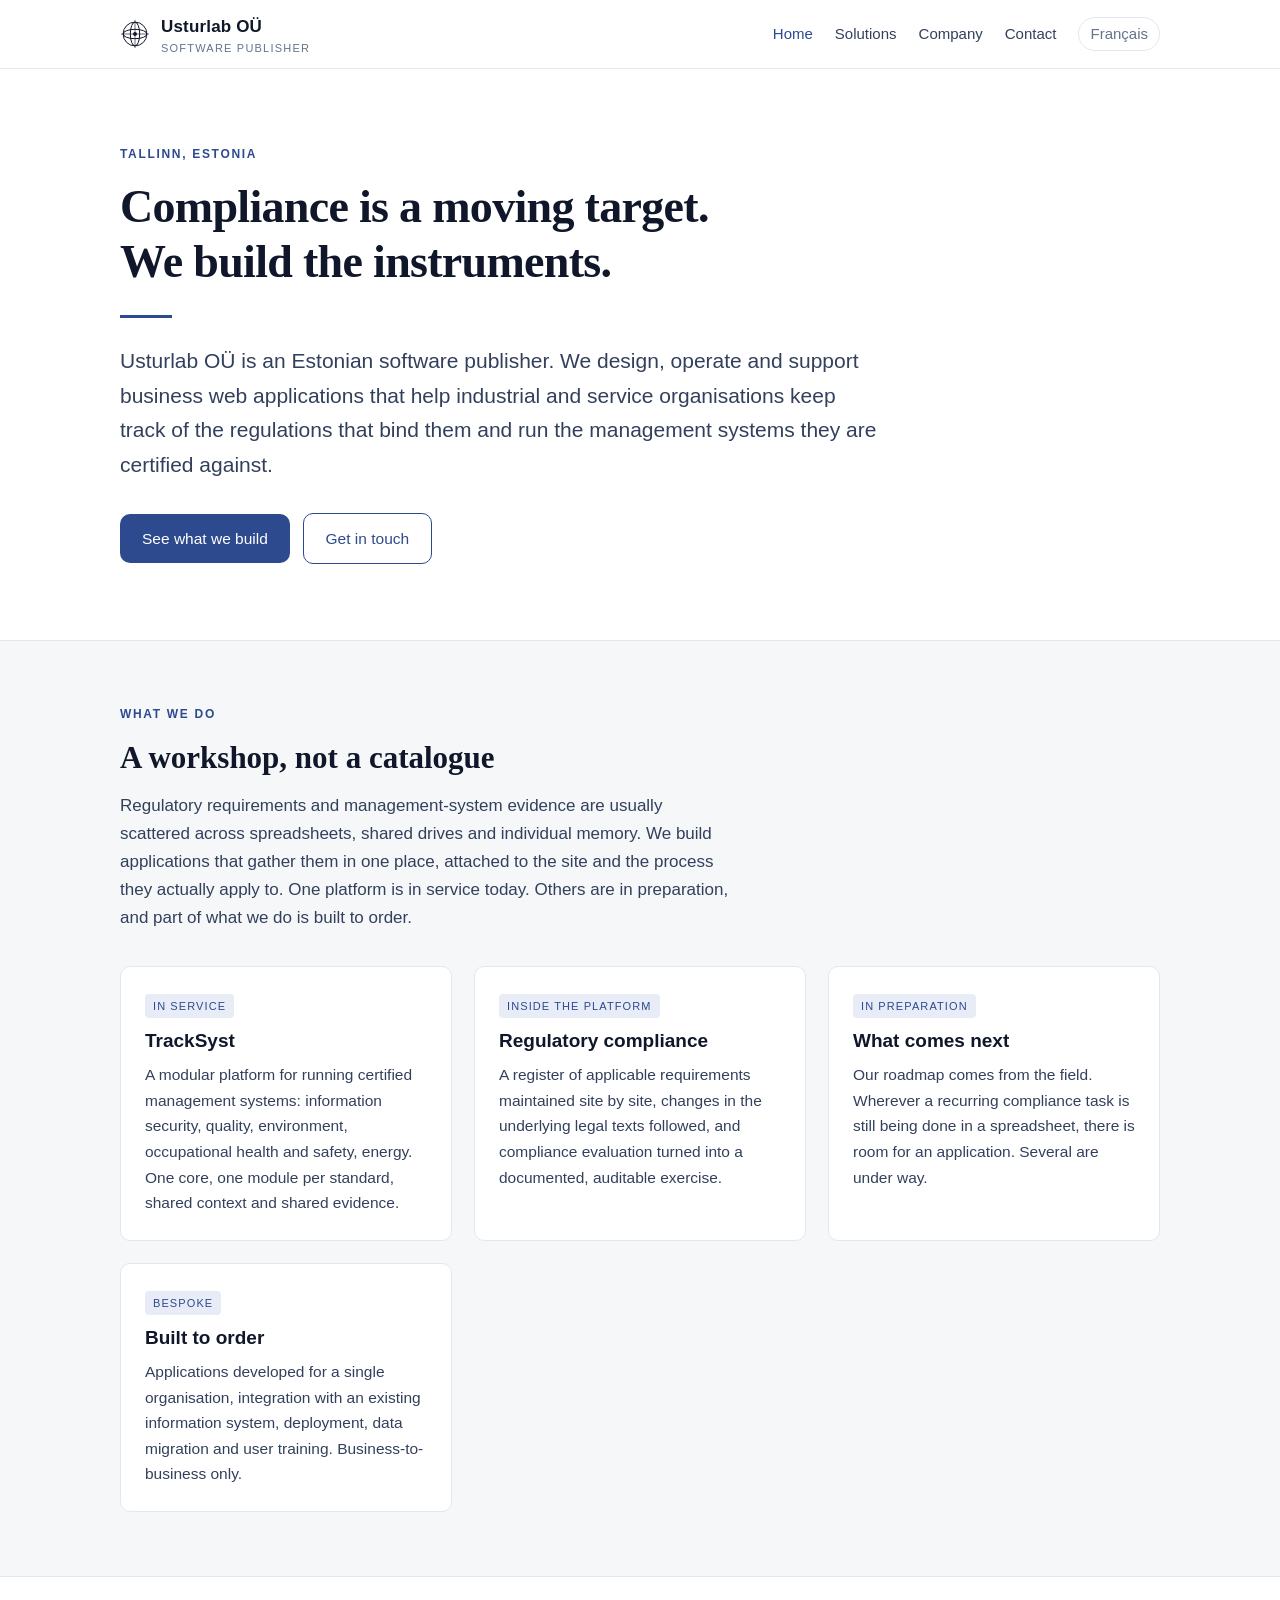
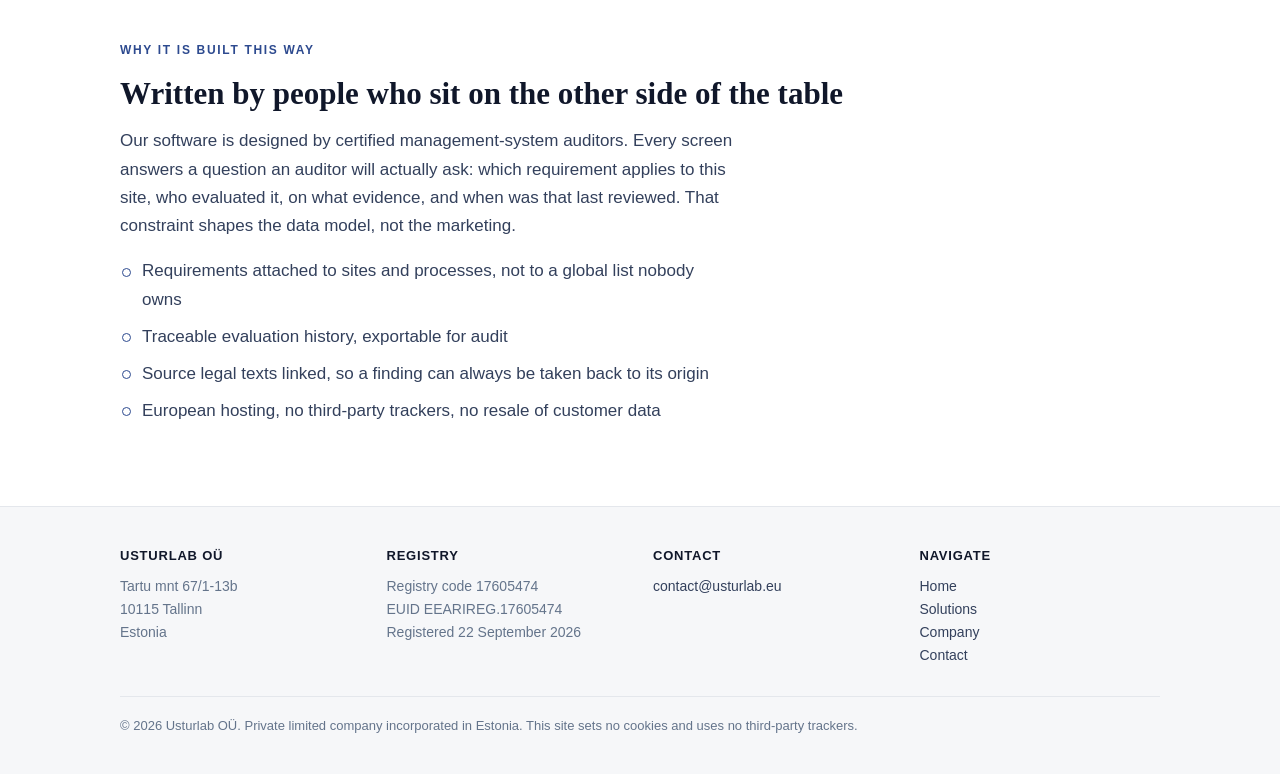
<file: index.html>
<!DOCTYPE html>
<html lang="en">
<head>
<meta charset="utf-8">
<meta name="viewport" content="width=device-width,initial-scale=1">
<title>Usturlab OÜ — Compliance software for industrial organisations</title>
<meta name="description" content="Usturlab OÜ is an Estonian software publisher building B2B web applications for regulatory watch, EHS compliance and management-system governance.">
<link rel="canonical" href="https://usturlab.eu/">
<link rel="alternate" hreflang="fr" href="https://usturlab.eu/fr/index.html">
<link rel="alternate" hreflang="en" href="https://usturlab.eu/">
<link rel="stylesheet" href="assets/style.css">
</head>
<body>
<header class="site"><div class="wrap">
  <a class="brand" href="index.html"><svg viewBox="0 0 48 48" aria-hidden="true" fill="none" stroke="currentColor" stroke-width="1.6"><circle cx="24" cy="24" r="19"/><ellipse cx="24" cy="24" rx="19" ry="7.5"/><ellipse cx="24" cy="24" rx="7.5" ry="19"/><circle cx="24" cy="24" r="3.1" fill="currentColor" stroke="none"/><path d="M24 1.5v45M1.5 24h45" stroke-width="1"/></svg><span>Usturlab O&Uuml;<small>Software publisher</small></span></a>
  <nav class="main"><a href="index.html" aria-current="page">Home</a><a href="solutions.html">Solutions</a><a href="about.html">Company</a><a href="contact.html">Contact</a><a class="lang" href="fr/index.html" hreflang="fr">Fran&ccedil;ais</a></nav>
</div></header>

<section class="hero"><div class="wrap">
  <p class="eyebrow">Tallinn, Estonia</p>
  <h1>Compliance is a moving target.<br>We build the instruments.</h1>
  <div class="rule"></div>
  <p class="lead">Usturlab O&Uuml; is an Estonian software publisher. We design, operate and support
  business web applications that help industrial and service organisations keep track of the
  regulations that bind them and run the management systems they are certified against.</p>
  <p><a class="btn" href="solutions.html">See what we build</a>
     <a class="btn ghost" href="contact.html" style="margin-left:8px">Get in touch</a></p>
</div></section>

<section class="alt"><div class="wrap">
  <p class="eyebrow">What we do</p>
  <h2>A workshop, not a catalogue</h2>
  <p>Regulatory requirements and management-system evidence are usually scattered across
  spreadsheets, shared drives and individual memory. We build applications that gather them
  in one place, attached to the site and the process they actually apply to. One platform is
  in service today. Others are in preparation, and part of what we do is built to order.</p>
  <div class="grid">
    <div class="card"><span class="tag">In service</span>
      <h3>TrackSyst</h3>
      <p>A modular platform for running certified management systems: information security,
      quality, environment, occupational health and safety, energy. One core, one module per
      standard, shared context and shared evidence.</p></div>
    <div class="card"><span class="tag">Inside the platform</span>
      <h3>Regulatory compliance</h3>
      <p>A register of applicable requirements maintained site by site, changes in the
      underlying legal texts followed, and compliance evaluation turned into a documented,
      auditable exercise.</p></div>
    <div class="card"><span class="tag">In preparation</span>
      <h3>What comes next</h3>
      <p>Our roadmap comes from the field. Wherever a recurring compliance task is still being
      done in a spreadsheet, there is room for an application. Several are under way.</p></div>
    <div class="card"><span class="tag">Bespoke</span>
      <h3>Built to order</h3>
      <p>Applications developed for a single organisation, integration with an existing
      information system, deployment, data migration and user training. Business-to-business
      only.</p></div>
  </div>
</div></section>

<section><div class="wrap">
  <p class="eyebrow">Why it is built this way</p>
  <h2>Written by people who sit on the other side of the table</h2>
  <p>Our software is designed by certified management-system auditors. Every screen answers a
  question an auditor will actually ask: which requirement applies to this site, who evaluated it,
  on what evidence, and when was that last reviewed. That constraint shapes the data model,
  not the marketing.</p>
  <ul class="plain">
    <li>Requirements attached to sites and processes, not to a global list nobody owns</li>
    <li>Traceable evaluation history, exportable for audit</li>
    <li>Source legal texts linked, so a finding can always be taken back to its origin</li>
    <li>European hosting, no third-party trackers, no resale of customer data</li>
  </ul>
</div></section>

<footer class="site"><div class="wrap"><div class="cols">
  <div><strong>Usturlab O&Uuml;</strong>
    Tartu mnt 67/1-13b<br>10115 Tallinn<br>Estonia</div>
  <div><strong>Registry</strong>
    Registry code 17605474<br>EUID EEARIREG.17605474<br>Registered 22 September 2026</div>
  <div><strong>Contact</strong>
    <a href="mailto:contact@usturlab.eu">contact@usturlab.eu</a></div>
  <div><strong>Navigate</strong>
    <a href="index.html">Home</a><br><a href="solutions.html">Solutions</a><br>
    <a href="about.html">Company</a><br><a href="contact.html">Contact</a></div>
 </div>
 <div class="base">&copy; 2026 Usturlab O&Uuml;. Private limited company incorporated in Estonia.
 This site sets no cookies and uses no third-party trackers.</div></div></footer>
</body>
</html>
</file>
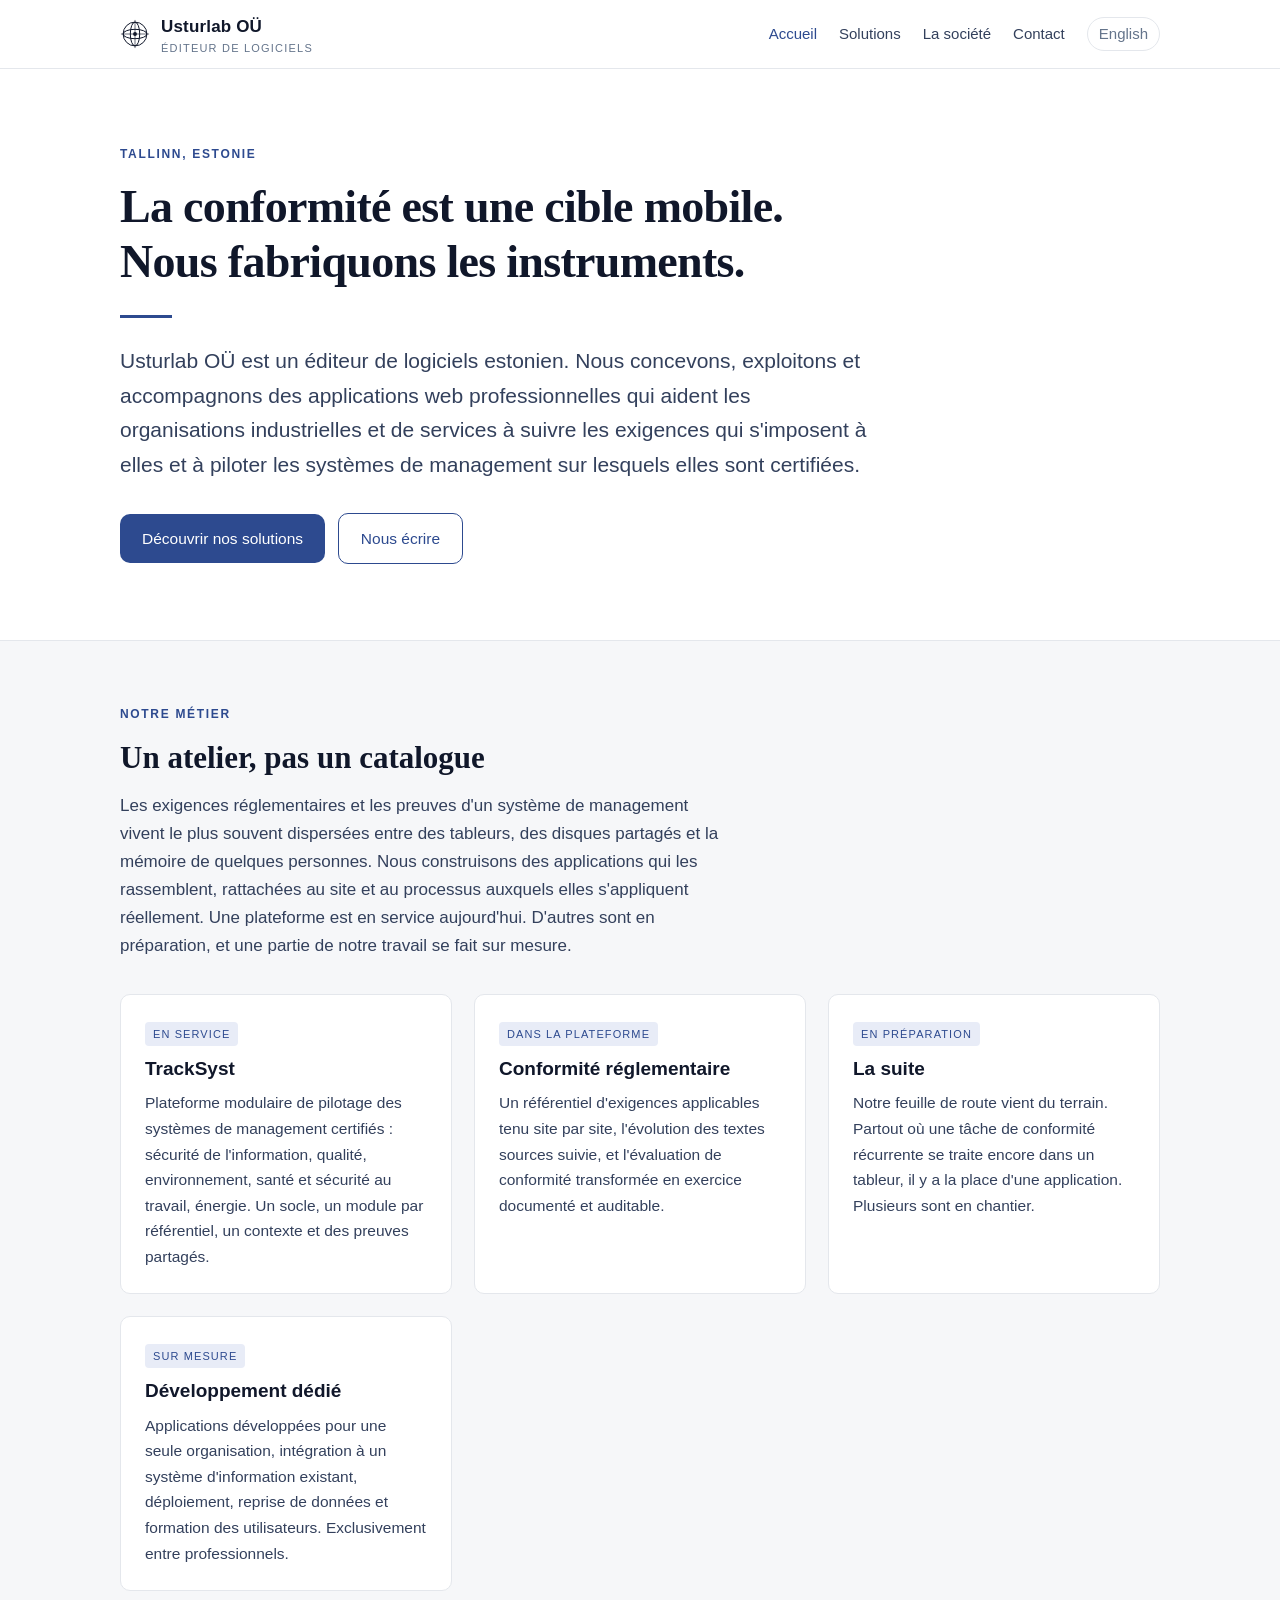
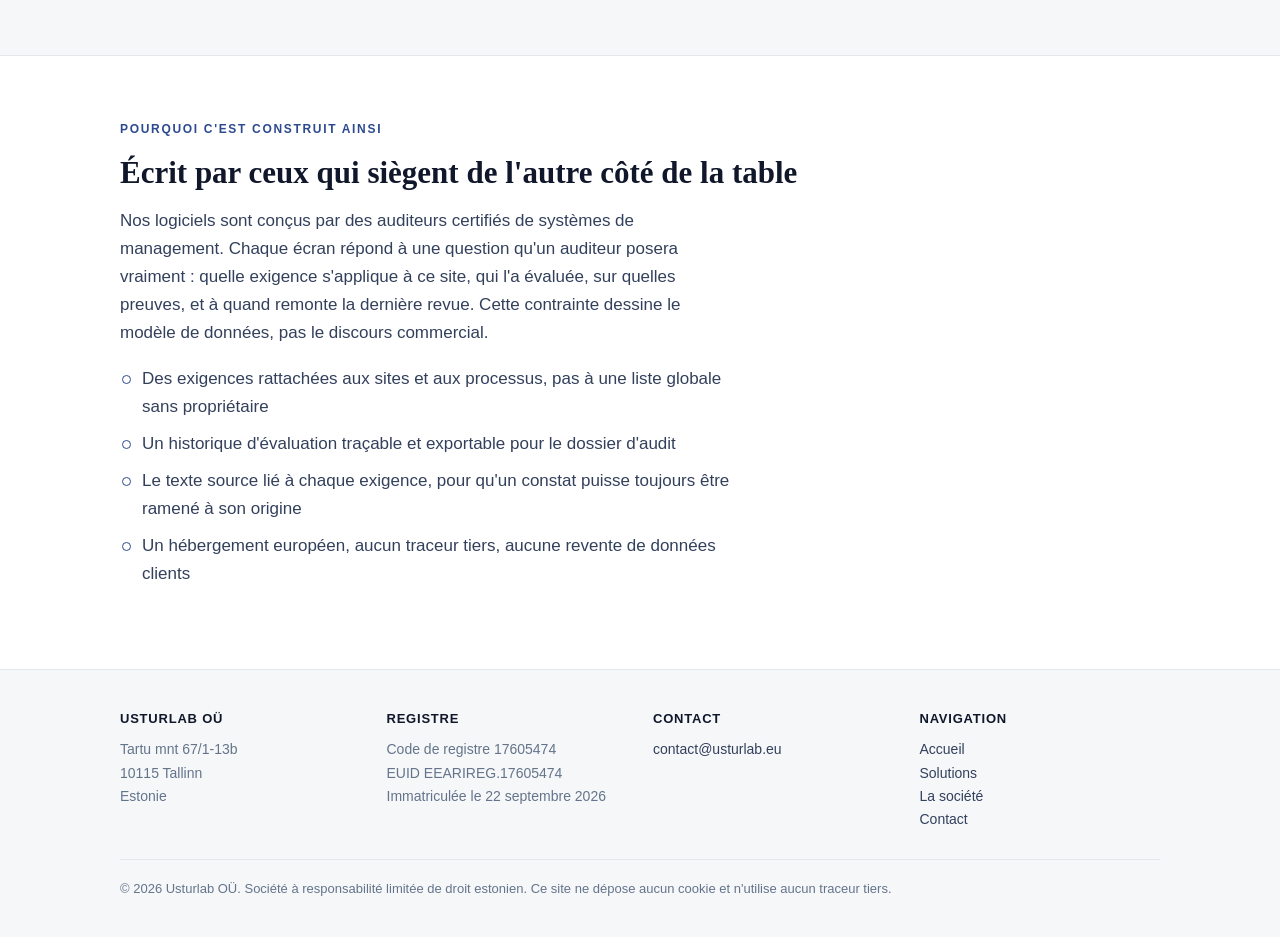
<file: fr/index.html>
<!DOCTYPE html>
<html lang="fr">
<head>
<meta charset="utf-8">
<meta name="viewport" content="width=device-width,initial-scale=1">
<title>Usturlab OÜ — Logiciels de conformité pour les organisations industrielles</title>
<meta name="description" content="Usturlab OÜ est un éditeur de logiciels estonien : applications web B2B de veille réglementaire, de conformité HSE et de pilotage des systèmes de management.">
<link rel="canonical" href="https://usturlab.eu/fr/index.html">
<link rel="alternate" hreflang="en" href="https://usturlab.eu/index.html">
<link rel="alternate" hreflang="fr" href="https://usturlab.eu/fr/index.html">
<link rel="stylesheet" href="../assets/style.css">
</head>
<body>
<header class="site"><div class="wrap">
  <a class="brand" href="index.html"><svg viewBox="0 0 48 48" aria-hidden="true" fill="none" stroke="currentColor" stroke-width="1.6"><circle cx="24" cy="24" r="19"/><ellipse cx="24" cy="24" rx="19" ry="7.5"/><ellipse cx="24" cy="24" rx="7.5" ry="19"/><circle cx="24" cy="24" r="3.1" fill="currentColor" stroke="none"/><path d="M24 1.5v45M1.5 24h45" stroke-width="1"/></svg><span>Usturlab O&Uuml;<small>Éditeur de logiciels</small></span></a>
  <nav class="main"><a href="index.html" aria-current="page">Accueil</a><a href="solutions.html">Solutions</a><a href="a-propos.html">La société</a><a href="contact.html">Contact</a><a class="lang" href="../index.html" hreflang="en">English</a></nav>
</div></header>

<section class="hero"><div class="wrap">
  <p class="eyebrow">Tallinn, Estonie</p>
  <h1>La conformit&eacute; est une cible mobile.<br>Nous fabriquons les instruments.</h1>
  <div class="rule"></div>
  <p class="lead">Usturlab O&Uuml; est un &eacute;diteur de logiciels estonien. Nous concevons, exploitons
  et accompagnons des applications web professionnelles qui aident les organisations
  industrielles et de services &agrave; suivre les exigences qui s'imposent &agrave; elles et &agrave; piloter les
  syst&egrave;mes de management sur lesquels elles sont certifi&eacute;es.</p>
  <p><a class="btn" href="solutions.html">D&eacute;couvrir nos solutions</a>
     <a class="btn ghost" href="contact.html" style="margin-left:8px">Nous &eacute;crire</a></p>
</div></section>

<section class="alt"><div class="wrap">
  <p class="eyebrow">Notre m&eacute;tier</p>
  <h2>Un atelier, pas un catalogue</h2>
  <p>Les exigences r&eacute;glementaires et les preuves d'un syst&egrave;me de management vivent le plus
  souvent dispers&eacute;es entre des tableurs, des disques partag&eacute;s et la m&eacute;moire de quelques
  personnes. Nous construisons des applications qui les rassemblent, rattach&eacute;es au site et au
  processus auxquels elles s'appliquent r&eacute;ellement. Une plateforme est en service
  aujourd'hui. D'autres sont en pr&eacute;paration, et une partie de notre travail se fait sur
  mesure.</p>
  <div class="grid">
    <div class="card"><span class="tag">En service</span>
      <h3>TrackSyst</h3>
      <p>Plateforme modulaire de pilotage des syst&egrave;mes de management certifi&eacute;s : s&eacute;curit&eacute; de
      l'information, qualit&eacute;, environnement, sant&eacute; et s&eacute;curit&eacute; au travail, &eacute;nergie. Un socle, un
      module par r&eacute;f&eacute;rentiel, un contexte et des preuves partag&eacute;s.</p></div>
    <div class="card"><span class="tag">Dans la plateforme</span>
      <h3>Conformit&eacute; r&eacute;glementaire</h3>
      <p>Un r&eacute;f&eacute;rentiel d'exigences applicables tenu site par site, l'&eacute;volution des textes
      sources suivie, et l'&eacute;valuation de conformit&eacute; transform&eacute;e en exercice document&eacute; et
      auditable.</p></div>
    <div class="card"><span class="tag">En pr&eacute;paration</span>
      <h3>La suite</h3>
      <p>Notre feuille de route vient du terrain. Partout o&ugrave; une t&acirc;che de conformit&eacute; r&eacute;currente
      se traite encore dans un tableur, il y a la place d'une application. Plusieurs sont en
      chantier.</p></div>
    <div class="card"><span class="tag">Sur mesure</span>
      <h3>D&eacute;veloppement d&eacute;di&eacute;</h3>
      <p>Applications d&eacute;velopp&eacute;es pour une seule organisation, int&eacute;gration &agrave; un syst&egrave;me
      d'information existant, d&eacute;ploiement, reprise de donn&eacute;es et formation des utilisateurs.
      Exclusivement entre professionnels.</p></div>
  </div>
</div></section>

<section><div class="wrap">
  <p class="eyebrow">Pourquoi c'est construit ainsi</p>
  <h2>&Eacute;crit par ceux qui si&egrave;gent de l'autre c&ocirc;t&eacute; de la table</h2>
  <p>Nos logiciels sont con&ccedil;us par des auditeurs certifi&eacute;s de syst&egrave;mes de management. Chaque
  &eacute;cran r&eacute;pond &agrave; une question qu'un auditeur posera vraiment : quelle exigence s'applique &agrave; ce
  site, qui l'a &eacute;valu&eacute;e, sur quelles preuves, et &agrave; quand remonte la derni&egrave;re revue. Cette
  contrainte dessine le mod&egrave;le de donn&eacute;es, pas le discours commercial.</p>
  <ul class="plain">
    <li>Des exigences rattach&eacute;es aux sites et aux processus, pas &agrave; une liste globale sans
    propri&eacute;taire</li>
    <li>Un historique d'&eacute;valuation tra&ccedil;able et exportable pour le dossier d'audit</li>
    <li>Le texte source li&eacute; &agrave; chaque exigence, pour qu'un constat puisse toujours &ecirc;tre ramen&eacute;
    &agrave; son origine</li>
    <li>Un h&eacute;bergement europ&eacute;en, aucun traceur tiers, aucune revente de donn&eacute;es clients</li>
  </ul>
</div></section>

<footer class="site"><div class="wrap"><div class="cols">
  <div><strong>Usturlab O&Uuml;</strong>
    Tartu mnt 67/1-13b<br>10115 Tallinn<br>Estonie</div>
  <div><strong>Registre</strong>
    Code de registre 17605474<br>EUID EEARIREG.17605474<br>Immatricul&eacute;e le 22 septembre 2026</div>
  <div><strong>Contact</strong>
    <a href="mailto:contact@usturlab.eu">contact@usturlab.eu</a></div>
  <div><strong>Navigation</strong>
    <a href="index.html">Accueil</a><br><a href="solutions.html">Solutions</a><br>
    <a href="a-propos.html">La soci&eacute;t&eacute;</a><br><a href="contact.html">Contact</a></div>
 </div>
 <div class="base">&copy; 2026 Usturlab O&Uuml;. Soci&eacute;t&eacute; &agrave; responsabilit&eacute; limit&eacute;e de droit estonien.
 Ce site ne d&eacute;pose aucun cookie et n'utilise aucun traceur tiers.</div></div></footer>
</body>
</html>
</file>
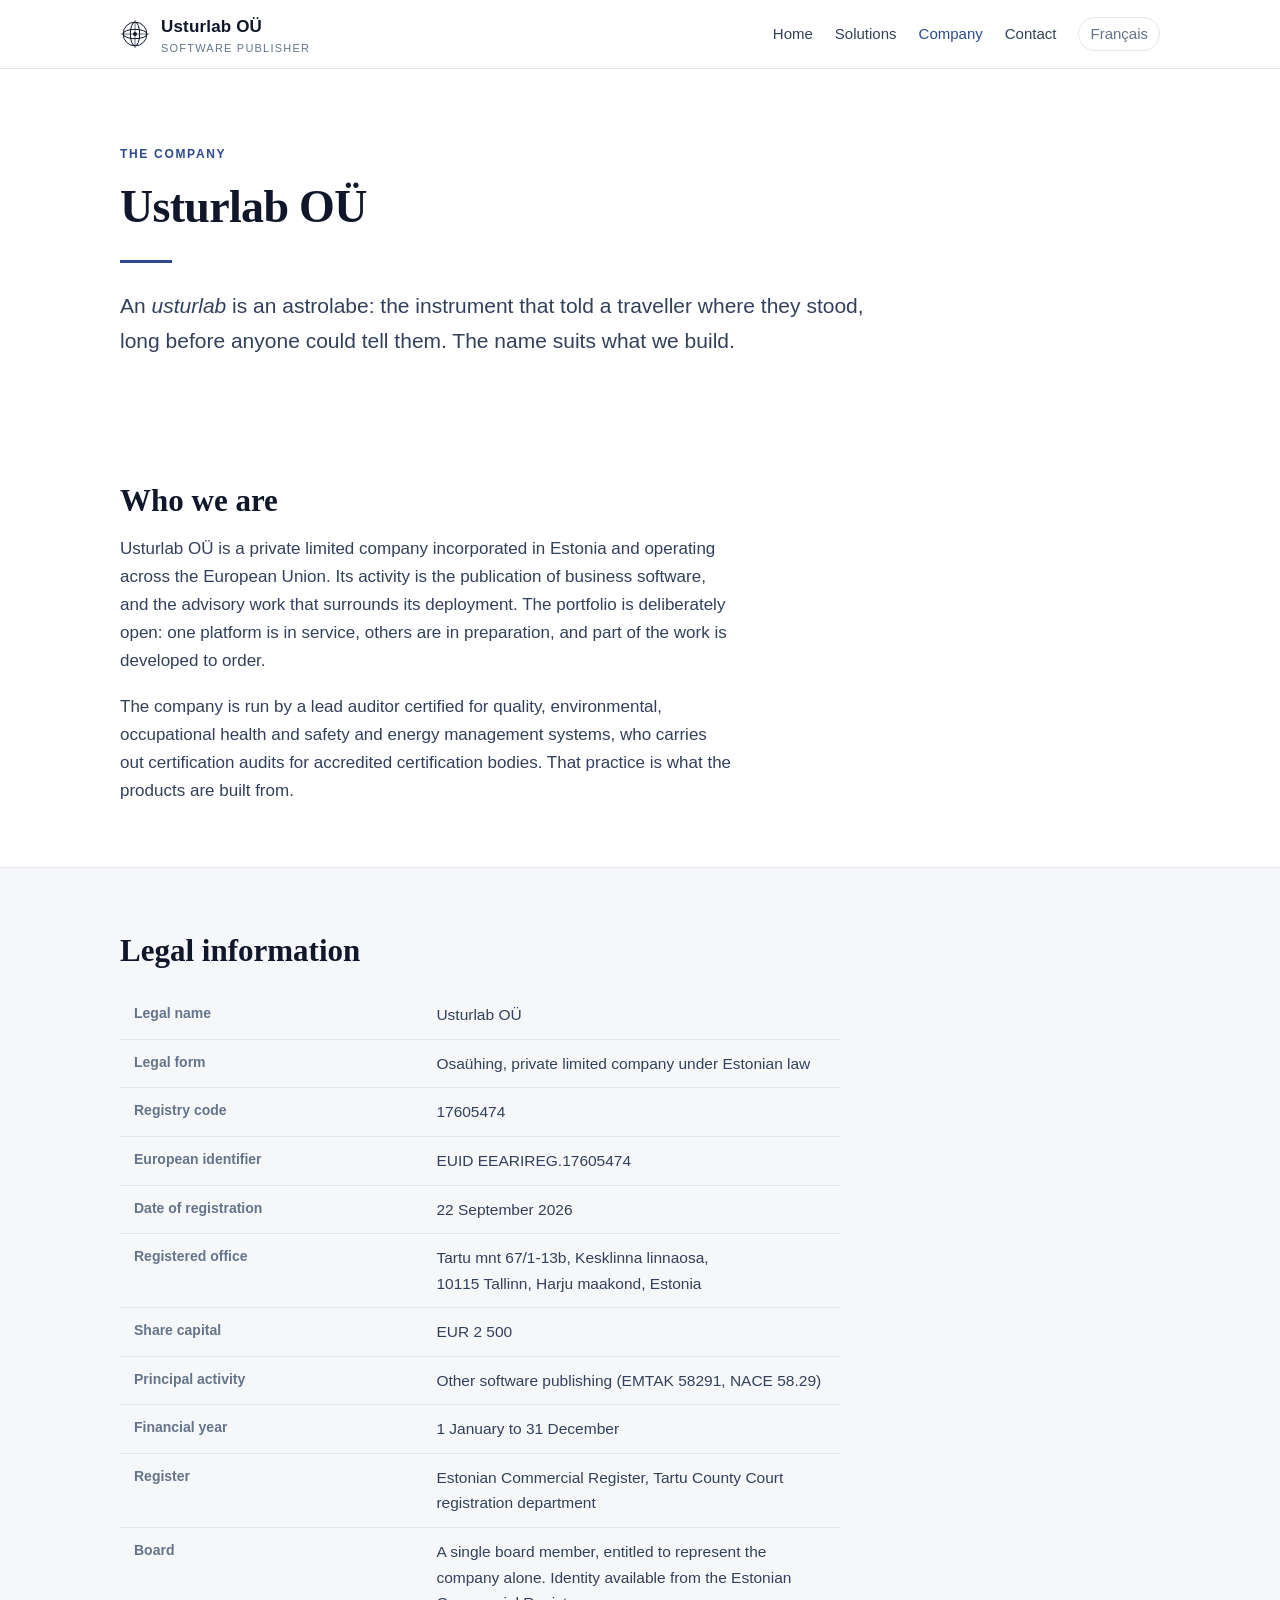
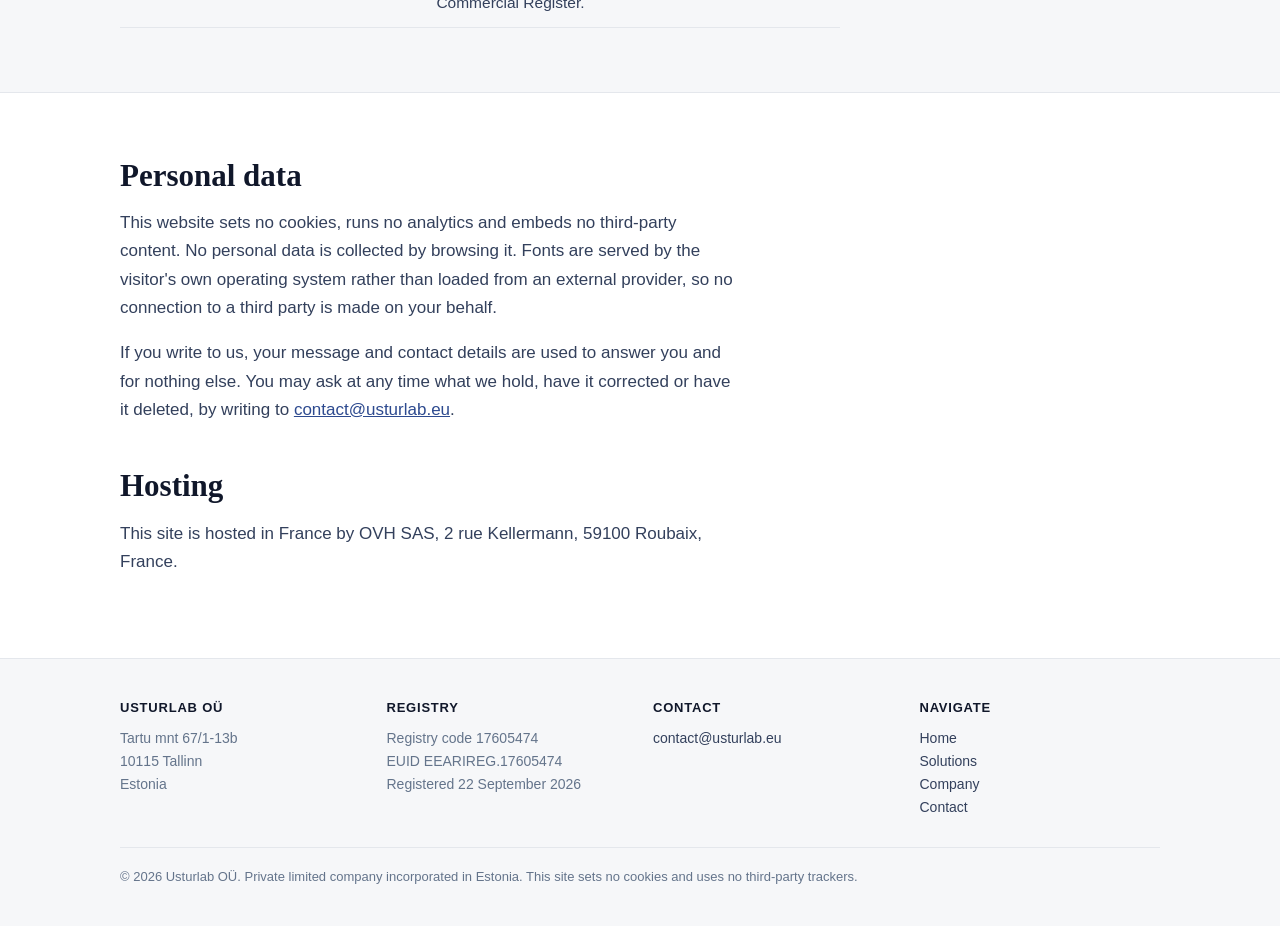
<file: about.html>
<!DOCTYPE html>
<html lang="en">
<head>
<meta charset="utf-8">
<meta name="viewport" content="width=device-width,initial-scale=1">
<title>Company — Usturlab OÜ</title>
<meta name="description" content="Usturlab OÜ, registry code 17605474, a private limited company incorporated in Tallinn, Estonia on 22 September 2026.">
<link rel="canonical" href="https://usturlab.eu/about.html">
<link rel="alternate" hreflang="fr" href="https://usturlab.eu/fr/a-propos.html">
<link rel="alternate" hreflang="en" href="https://usturlab.eu/about.html">
<link rel="stylesheet" href="assets/style.css">
</head>
<body>
<header class="site"><div class="wrap">
  <a class="brand" href="index.html"><svg viewBox="0 0 48 48" aria-hidden="true" fill="none" stroke="currentColor" stroke-width="1.6"><circle cx="24" cy="24" r="19"/><ellipse cx="24" cy="24" rx="19" ry="7.5"/><ellipse cx="24" cy="24" rx="7.5" ry="19"/><circle cx="24" cy="24" r="3.1" fill="currentColor" stroke="none"/><path d="M24 1.5v45M1.5 24h45" stroke-width="1"/></svg><span>Usturlab O&Uuml;<small>Software publisher</small></span></a>
  <nav class="main"><a href="index.html">Home</a><a href="solutions.html">Solutions</a><a href="about.html" aria-current="page">Company</a><a href="contact.html">Contact</a><a class="lang" href="fr/a-propos.html" hreflang="fr">Fran&ccedil;ais</a></nav>
</div></header>

<section class="hero"><div class="wrap">
  <p class="eyebrow">The company</p>
  <h1>Usturlab O&Uuml;</h1>
  <div class="rule"></div>
  <p class="lead">An <em>usturlab</em> is an astrolabe: the instrument that told a traveller where
  they stood, long before anyone could tell them. The name suits what we build.</p>
</div></section>

<section class="tight"><div class="wrap">
  <h2>Who we are</h2>
  <p>Usturlab O&Uuml; is a private limited company incorporated in Estonia and operating across
  the European Union. Its activity is the publication of business software, and the advisory
  work that surrounds its deployment. The portfolio is deliberately open: one platform is in
  service, others are in preparation, and part of the work is developed to order.</p>
  <p>The company is run by a lead auditor certified for quality, environmental, occupational
  health and safety and energy management systems, who carries out certification audits for
  accredited certification bodies. That practice is what the products are built from.</p>
</div></section>

<section class="alt"><div class="wrap">
  <h2>Legal information</h2>
  <table class="facts">
    <tr><th>Legal name</th><td>Usturlab O&Uuml;</td></tr>
    <tr><th>Legal form</th><td>Osa&uuml;hing, private limited company under Estonian law</td></tr>
    <tr><th>Registry code</th><td>17605474</td></tr>
    <tr><th>European identifier</th><td>EUID EEARIREG.17605474</td></tr>
    <tr><th>Date of registration</th><td>22 September 2026</td></tr>
    <tr><th>Registered office</th><td>Tartu mnt 67/1-13b, Kesklinna linnaosa,<br>10115 Tallinn, Harju maakond, Estonia</td></tr>
    <tr><th>Share capital</th><td>EUR 2 500</td></tr>
    <tr><th>Principal activity</th><td>Other software publishing (EMTAK 58291, NACE 58.29)</td></tr>
    <tr><th>Financial year</th><td>1 January to 31 December</td></tr>
    <tr><th>Register</th><td>Estonian Commercial Register, Tartu County Court registration department</td></tr>
    <tr><th>Board</th><td>A single board member, entitled to represent the company alone. Identity available from the Estonian Commercial Register.</td></tr>
  </table>
</div></section>

<section><div class="wrap">
  <h2>Personal data</h2>
  <p>This website sets no cookies, runs no analytics and embeds no third-party content. No
  personal data is collected by browsing it. Fonts are served by the visitor's own operating
  system rather than loaded from an external provider, so no connection to a third party is
  made on your behalf.</p>
  <p>If you write to us, your message and contact details are used to answer you and for
  nothing else. You may ask at any time what we hold, have it corrected or have it deleted,
  by writing to <a href="mailto:contact@usturlab.eu">contact@usturlab.eu</a>.</p>
  <h2 style="margin-top:1.4em">Hosting</h2>
  <p>This site is hosted in France by OVH SAS, 2 rue Kellermann, 59100 Roubaix, France.</p>
</div></section>

<footer class="site"><div class="wrap"><div class="cols">
  <div><strong>Usturlab O&Uuml;</strong>
    Tartu mnt 67/1-13b<br>10115 Tallinn<br>Estonia</div>
  <div><strong>Registry</strong>
    Registry code 17605474<br>EUID EEARIREG.17605474<br>Registered 22 September 2026</div>
  <div><strong>Contact</strong>
    <a href="mailto:contact@usturlab.eu">contact@usturlab.eu</a></div>
  <div><strong>Navigate</strong>
    <a href="index.html">Home</a><br><a href="solutions.html">Solutions</a><br>
    <a href="about.html">Company</a><br><a href="contact.html">Contact</a></div>
 </div>
 <div class="base">&copy; 2026 Usturlab O&Uuml;. Private limited company incorporated in Estonia.
 This site sets no cookies and uses no third-party trackers.</div></div></footer>
</body>
</html>
</file>
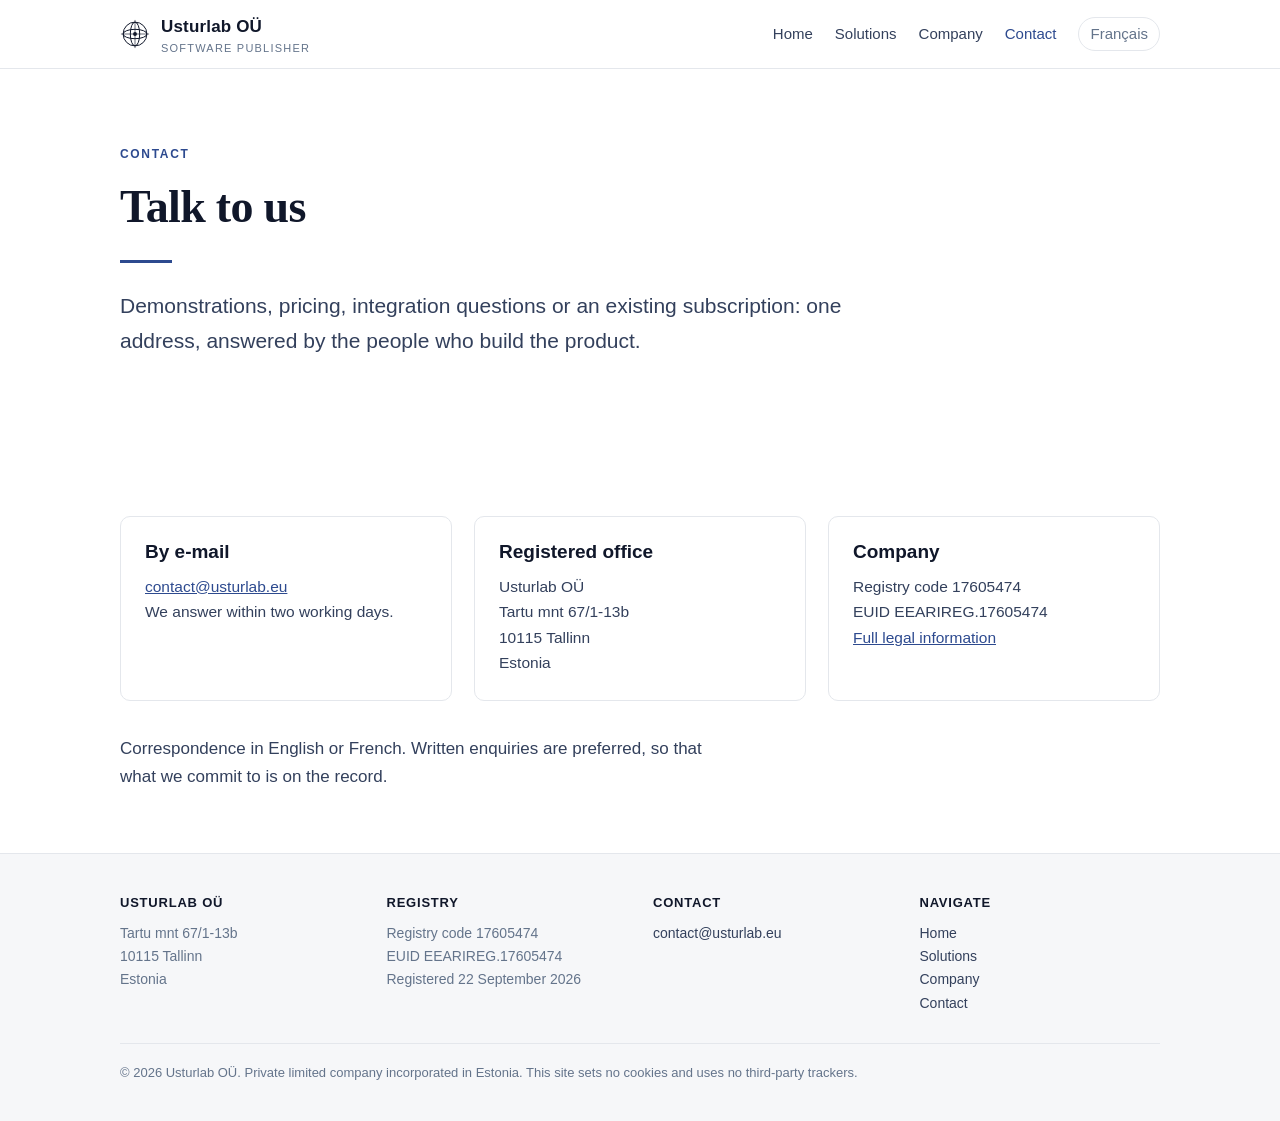
<file: contact.html>
<!DOCTYPE html>
<html lang="en">
<head>
<meta charset="utf-8">
<meta name="viewport" content="width=device-width,initial-scale=1">
<title>Contact — Usturlab OÜ</title>
<meta name="description" content="Contact Usturlab OÜ, Tartu mnt 67/1-13b, 10115 Tallinn, Estonia.">
<link rel="canonical" href="https://usturlab.eu/contact.html">
<link rel="alternate" hreflang="fr" href="https://usturlab.eu/fr/contact.html">
<link rel="alternate" hreflang="en" href="https://usturlab.eu/contact.html">
<link rel="stylesheet" href="assets/style.css">
</head>
<body>
<header class="site"><div class="wrap">
  <a class="brand" href="index.html"><svg viewBox="0 0 48 48" aria-hidden="true" fill="none" stroke="currentColor" stroke-width="1.6"><circle cx="24" cy="24" r="19"/><ellipse cx="24" cy="24" rx="19" ry="7.5"/><ellipse cx="24" cy="24" rx="7.5" ry="19"/><circle cx="24" cy="24" r="3.1" fill="currentColor" stroke="none"/><path d="M24 1.5v45M1.5 24h45" stroke-width="1"/></svg><span>Usturlab O&Uuml;<small>Software publisher</small></span></a>
  <nav class="main"><a href="index.html">Home</a><a href="solutions.html">Solutions</a><a href="about.html">Company</a><a href="contact.html" aria-current="page">Contact</a><a class="lang" href="fr/contact.html" hreflang="fr">Fran&ccedil;ais</a></nav>
</div></header>

<section class="hero"><div class="wrap">
  <p class="eyebrow">Contact</p>
  <h1>Talk to us</h1>
  <div class="rule"></div>
  <p class="lead">Demonstrations, pricing, integration questions or an existing subscription:
  one address, answered by the people who build the product.</p>
</div></section>

<section class="tight"><div class="wrap">
  <div class="grid">
    <div class="card"><h3>By e-mail</h3>
      <p><a href="mailto:contact@usturlab.eu">contact@usturlab.eu</a><br>
      We answer within two working days.</p></div>
    <div class="card"><h3>Registered office</h3>
      <p>Usturlab O&Uuml;<br>Tartu mnt 67/1-13b<br>10115 Tallinn<br>Estonia</p></div>
    <div class="card"><h3>Company</h3>
      <p>Registry code 17605474<br>EUID EEARIREG.17605474<br>
      <a href="about.html">Full legal information</a></p></div>
  </div>
  <p style="margin-top:34px">Correspondence in English or French. Written enquiries are
  preferred, so that what we commit to is on the record.</p>
</div></section>

<footer class="site"><div class="wrap"><div class="cols">
  <div><strong>Usturlab O&Uuml;</strong>
    Tartu mnt 67/1-13b<br>10115 Tallinn<br>Estonia</div>
  <div><strong>Registry</strong>
    Registry code 17605474<br>EUID EEARIREG.17605474<br>Registered 22 September 2026</div>
  <div><strong>Contact</strong>
    <a href="mailto:contact@usturlab.eu">contact@usturlab.eu</a></div>
  <div><strong>Navigate</strong>
    <a href="index.html">Home</a><br><a href="solutions.html">Solutions</a><br>
    <a href="about.html">Company</a><br><a href="contact.html">Contact</a></div>
 </div>
 <div class="base">&copy; 2026 Usturlab O&Uuml;. Private limited company incorporated in Estonia.
 This site sets no cookies and uses no third-party trackers.</div></div></footer>
</body>
</html>
</file>
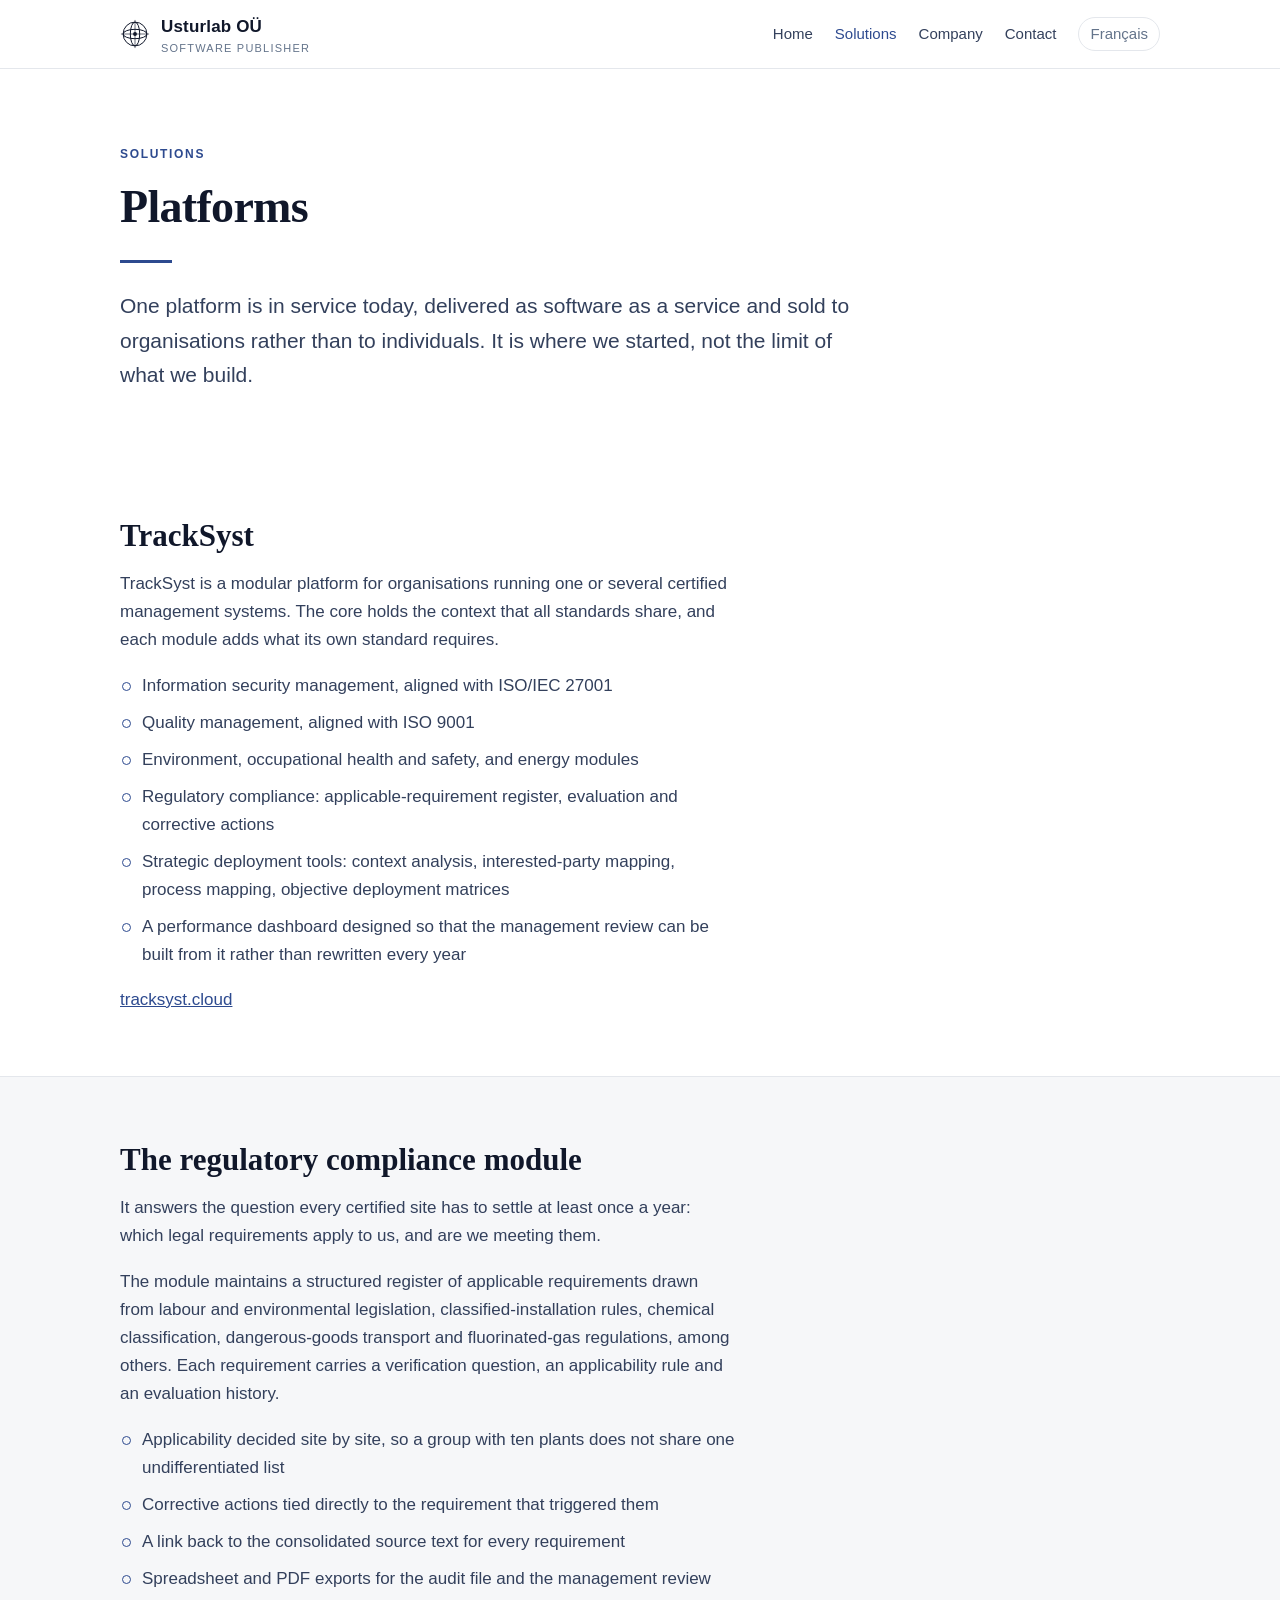
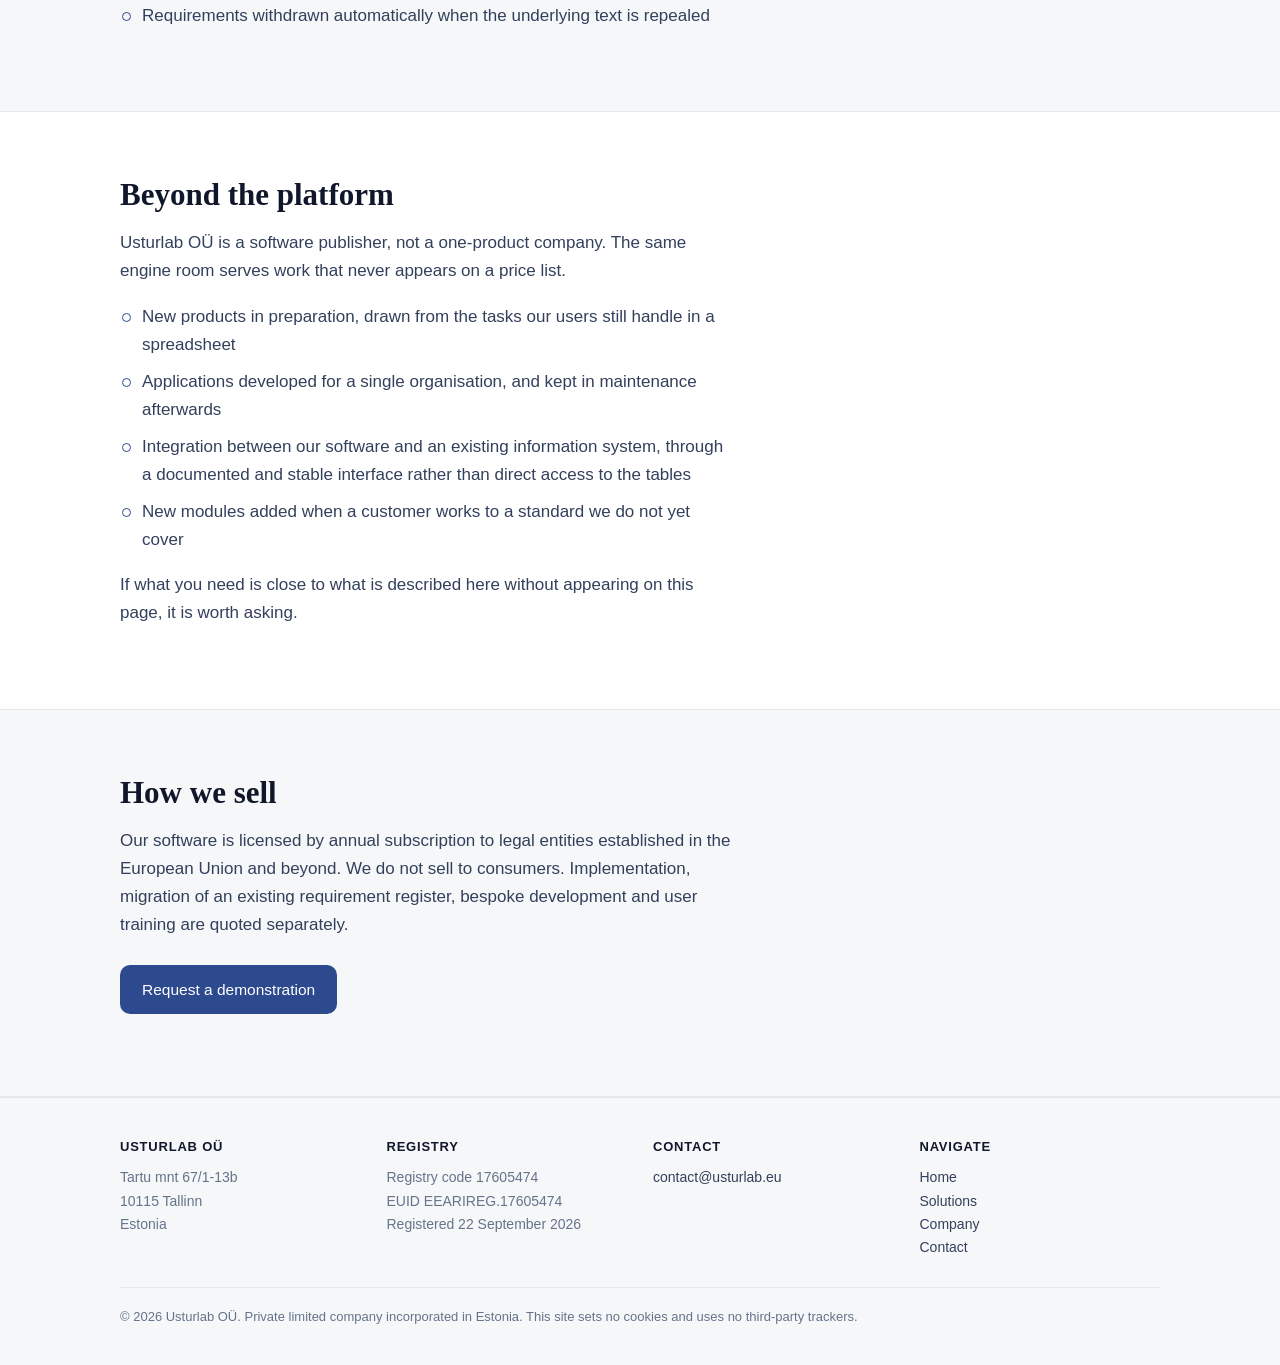
<file: solutions.html>
<!DOCTYPE html>
<html lang="en">
<head>
<meta charset="utf-8">
<meta name="viewport" content="width=device-width,initial-scale=1">
<title>Solutions — Usturlab OÜ</title>
<meta name="description" content="TrackSyst, the modular B2B platform published by Usturlab OÜ for certified management systems and regulatory compliance, plus bespoke development.">
<link rel="canonical" href="https://usturlab.eu/solutions.html">
<link rel="alternate" hreflang="fr" href="https://usturlab.eu/fr/solutions.html">
<link rel="alternate" hreflang="en" href="https://usturlab.eu/solutions.html">
<link rel="stylesheet" href="assets/style.css">
</head>
<body>
<header class="site"><div class="wrap">
  <a class="brand" href="index.html"><svg viewBox="0 0 48 48" aria-hidden="true" fill="none" stroke="currentColor" stroke-width="1.6"><circle cx="24" cy="24" r="19"/><ellipse cx="24" cy="24" rx="19" ry="7.5"/><ellipse cx="24" cy="24" rx="7.5" ry="19"/><circle cx="24" cy="24" r="3.1" fill="currentColor" stroke="none"/><path d="M24 1.5v45M1.5 24h45" stroke-width="1"/></svg><span>Usturlab O&Uuml;<small>Software publisher</small></span></a>
  <nav class="main"><a href="index.html">Home</a><a href="solutions.html" aria-current="page">Solutions</a><a href="about.html">Company</a><a href="contact.html">Contact</a><a class="lang" href="fr/solutions.html" hreflang="fr">Fran&ccedil;ais</a></nav>
</div></header>

<section class="hero"><div class="wrap">
  <p class="eyebrow">Solutions</p>
  <h1>Platforms</h1>
  <div class="rule"></div>
  <p class="lead">One platform is in service today, delivered as software as a service and
  sold to organisations rather than to individuals. It is where we started, not the limit of
  what we build.</p>
</div></section>

<section class="tight"><div class="wrap">
  <h2>TrackSyst</h2>
  <p>TrackSyst is a modular platform for organisations running one or several certified
  management systems. The core holds the context that all standards share, and each module
  adds what its own standard requires.</p>
  <ul class="plain">
    <li>Information security management, aligned with ISO/IEC 27001</li>
    <li>Quality management, aligned with ISO 9001</li>
    <li>Environment, occupational health and safety, and energy modules</li>
    <li>Regulatory compliance: applicable-requirement register, evaluation and corrective
    actions</li>
    <li>Strategic deployment tools: context analysis, interested-party mapping, process
    mapping, objective deployment matrices</li>
    <li>A performance dashboard designed so that the management review can be built from it
    rather than rewritten every year</li>
  </ul>
  <p><a href="https://tracksyst.cloud" rel="noopener">tracksyst.cloud</a></p>
</div></section>

<section class="alt"><div class="wrap">
  <h2>The regulatory compliance module</h2>
  <p>It answers the question every certified site has to settle at least once a year: which
  legal requirements apply to us, and are we meeting them.</p>
  <p>The module maintains a structured register of applicable requirements drawn from labour
  and environmental legislation, classified-installation rules, chemical classification,
  dangerous-goods transport and fluorinated-gas regulations, among others. Each requirement
  carries a verification question, an applicability rule and an evaluation history.</p>
  <ul class="plain">
    <li>Applicability decided site by site, so a group with ten plants does not share one
    undifferentiated list</li>
    <li>Corrective actions tied directly to the requirement that triggered them</li>
    <li>A link back to the consolidated source text for every requirement</li>
    <li>Spreadsheet and PDF exports for the audit file and the management review</li>
    <li>Requirements withdrawn automatically when the underlying text is repealed</li>
  </ul>
</div></section>

<section><div class="wrap">
  <h2>Beyond the platform</h2>
  <p>Usturlab O&Uuml; is a software publisher, not a one-product company. The same engine room
  serves work that never appears on a price list.</p>
  <ul class="plain">
    <li>New products in preparation, drawn from the tasks our users still handle in a spreadsheet</li>
    <li>Applications developed for a single organisation, and kept in maintenance afterwards</li>
    <li>Integration between our software and an existing information system, through a
    documented and stable interface rather than direct access to the tables</li>
    <li>New modules added when a customer works to a standard we do not yet cover</li>
  </ul>
  <p>If what you need is close to what is described here without appearing on this page, it is
  worth asking.</p>
</div></section>

<section class="alt"><div class="wrap">
  <h2>How we sell</h2>
  <p>Our software is licensed by annual subscription to legal entities established in the
  European Union and beyond. We do not sell to consumers. Implementation, migration of an
  existing requirement register, bespoke development and user training are quoted
  separately.</p>
  <p><a class="btn" href="contact.html">Request a demonstration</a></p>
</div></section>

<footer class="site"><div class="wrap"><div class="cols">
  <div><strong>Usturlab O&Uuml;</strong>
    Tartu mnt 67/1-13b<br>10115 Tallinn<br>Estonia</div>
  <div><strong>Registry</strong>
    Registry code 17605474<br>EUID EEARIREG.17605474<br>Registered 22 September 2026</div>
  <div><strong>Contact</strong>
    <a href="mailto:contact@usturlab.eu">contact@usturlab.eu</a></div>
  <div><strong>Navigate</strong>
    <a href="index.html">Home</a><br><a href="solutions.html">Solutions</a><br>
    <a href="about.html">Company</a><br><a href="contact.html">Contact</a></div>
 </div>
 <div class="base">&copy; 2026 Usturlab O&Uuml;. Private limited company incorporated in Estonia.
 This site sets no cookies and uses no third-party trackers.</div></div></footer>
</body>
</html>
</file>
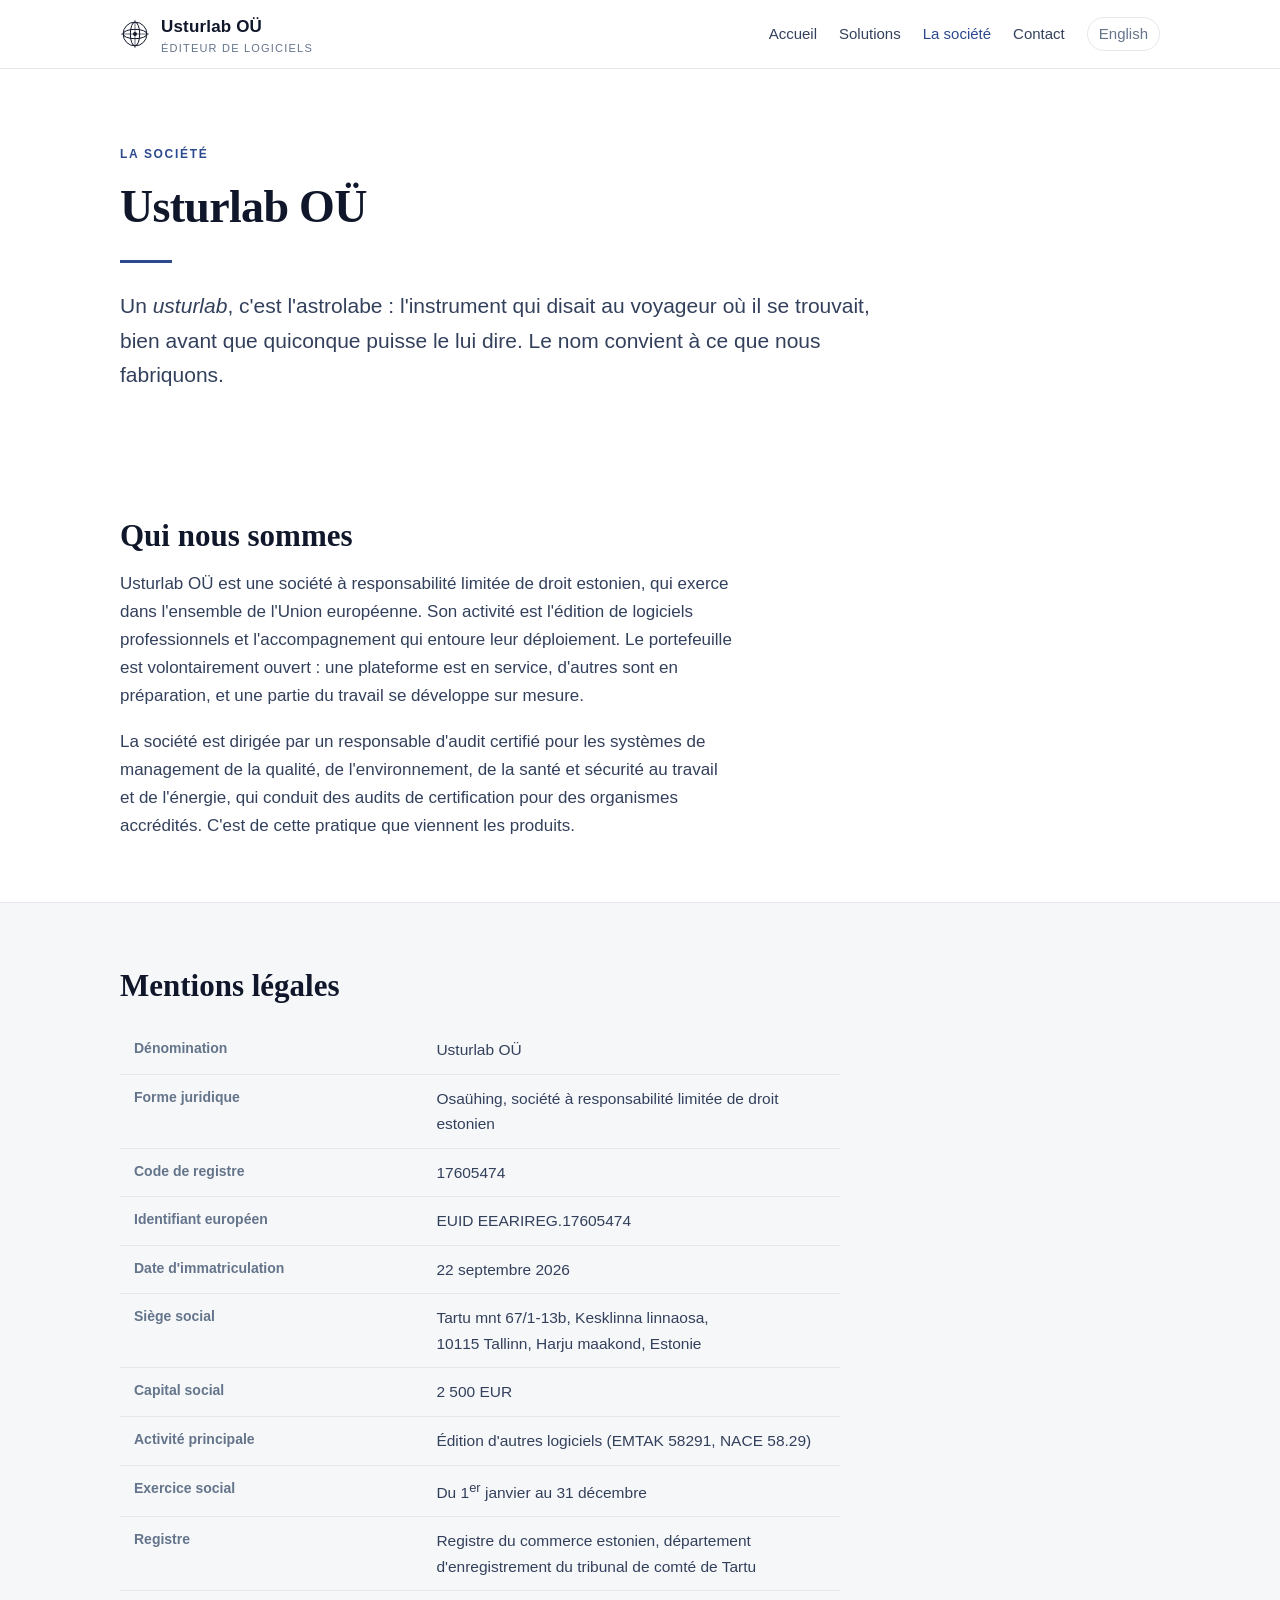
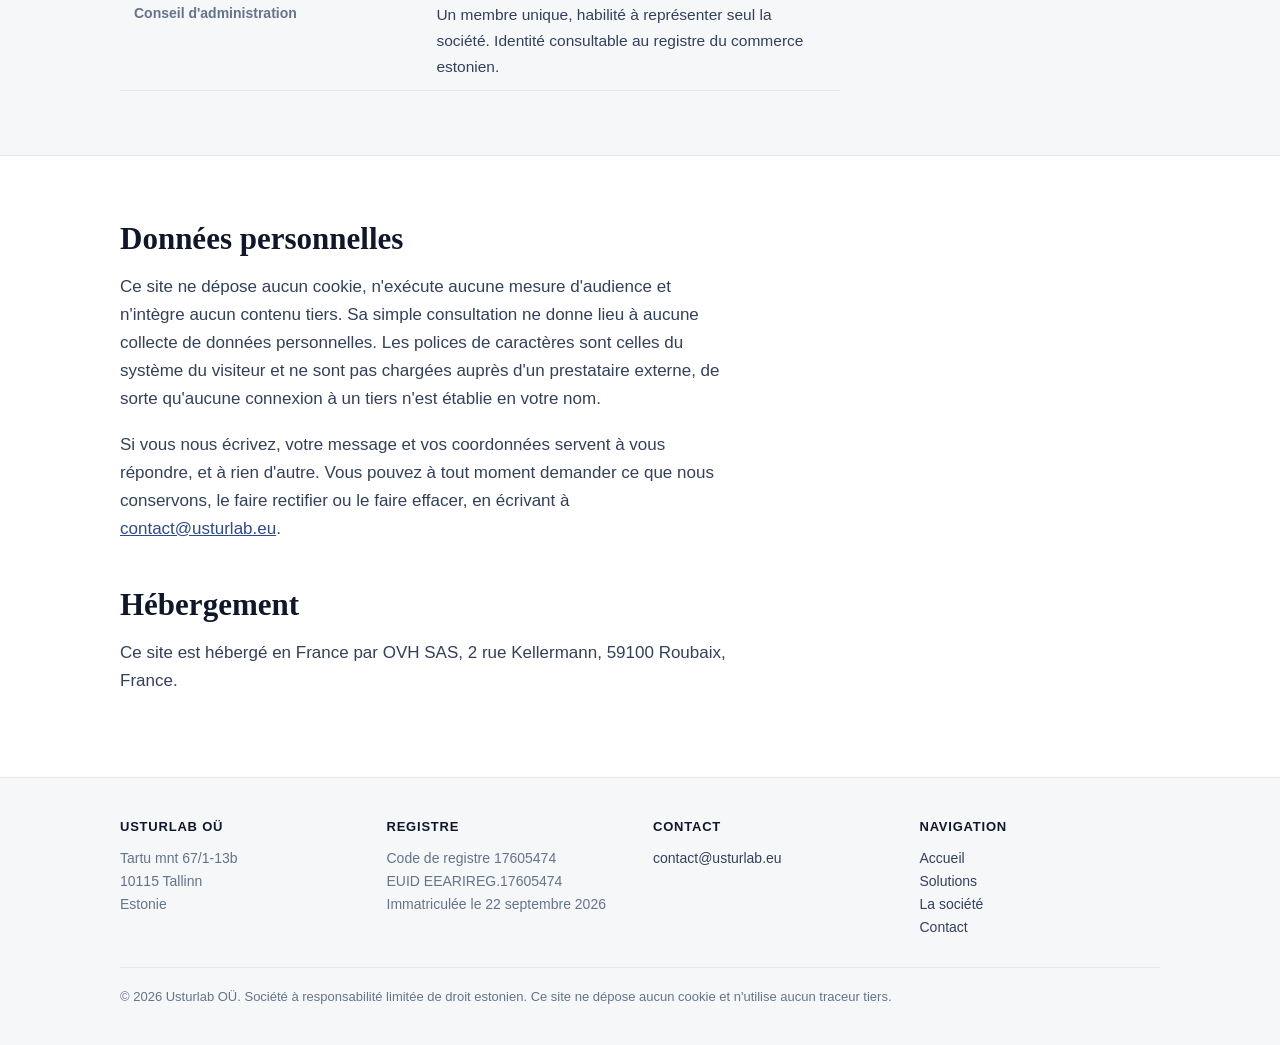
<file: fr/a-propos.html>
<!DOCTYPE html>
<html lang="fr">
<head>
<meta charset="utf-8">
<meta name="viewport" content="width=device-width,initial-scale=1">
<title>La société — Usturlab OÜ</title>
<meta name="description" content="Usturlab OÜ, code de registre 17605474, société à responsabilité limitée immatriculée à Tallinn, Estonie, le 22 septembre 2026.">
<link rel="canonical" href="https://usturlab.eu/fr/a-propos.html">
<link rel="alternate" hreflang="en" href="https://usturlab.eu/about.html">
<link rel="alternate" hreflang="fr" href="https://usturlab.eu/fr/a-propos.html">
<link rel="stylesheet" href="../assets/style.css">
</head>
<body>
<header class="site"><div class="wrap">
  <a class="brand" href="index.html"><svg viewBox="0 0 48 48" aria-hidden="true" fill="none" stroke="currentColor" stroke-width="1.6"><circle cx="24" cy="24" r="19"/><ellipse cx="24" cy="24" rx="19" ry="7.5"/><ellipse cx="24" cy="24" rx="7.5" ry="19"/><circle cx="24" cy="24" r="3.1" fill="currentColor" stroke="none"/><path d="M24 1.5v45M1.5 24h45" stroke-width="1"/></svg><span>Usturlab O&Uuml;<small>Éditeur de logiciels</small></span></a>
  <nav class="main"><a href="index.html">Accueil</a><a href="solutions.html">Solutions</a><a href="a-propos.html" aria-current="page">La société</a><a href="contact.html">Contact</a><a class="lang" href="../about.html" hreflang="en">English</a></nav>
</div></header>

<section class="hero"><div class="wrap">
  <p class="eyebrow">La soci&eacute;t&eacute;</p>
  <h1>Usturlab O&Uuml;</h1>
  <div class="rule"></div>
  <p class="lead">Un <em>usturlab</em>, c'est l'astrolabe : l'instrument qui disait au voyageur o&ugrave;
  il se trouvait, bien avant que quiconque puisse le lui dire. Le nom convient &agrave; ce que nous
  fabriquons.</p>
</div></section>

<section class="tight"><div class="wrap">
  <h2>Qui nous sommes</h2>
  <p>Usturlab O&Uuml; est une soci&eacute;t&eacute; &agrave; responsabilit&eacute; limit&eacute;e de droit estonien, qui exerce dans
  l'ensemble de l'Union europ&eacute;enne. Son activit&eacute; est l'&eacute;dition de logiciels professionnels et
  l'accompagnement qui entoure leur d&eacute;ploiement. Le portefeuille est volontairement ouvert :
  une plateforme est en service, d'autres sont en pr&eacute;paration, et une partie du travail se
  d&eacute;veloppe sur mesure.</p>
  <p>La soci&eacute;t&eacute; est dirig&eacute;e par un responsable d'audit certifi&eacute; pour les syst&egrave;mes de
  management de la qualit&eacute;, de l'environnement, de la sant&eacute; et s&eacute;curit&eacute; au travail et de
  l'&eacute;nergie, qui conduit des audits de certification pour des organismes accr&eacute;dit&eacute;s. C'est de
  cette pratique que viennent les produits.</p>
</div></section>

<section class="alt"><div class="wrap">
  <h2>Mentions l&eacute;gales</h2>
  <table class="facts">
    <tr><th>D&eacute;nomination</th><td>Usturlab O&Uuml;</td></tr>
    <tr><th>Forme juridique</th><td>Osa&uuml;hing, soci&eacute;t&eacute; &agrave; responsabilit&eacute; limit&eacute;e de droit estonien</td></tr>
    <tr><th>Code de registre</th><td>17605474</td></tr>
    <tr><th>Identifiant europ&eacute;en</th><td>EUID EEARIREG.17605474</td></tr>
    <tr><th>Date d'immatriculation</th><td>22 septembre 2026</td></tr>
    <tr><th>Si&egrave;ge social</th><td>Tartu mnt 67/1-13b, Kesklinna linnaosa,<br>10115 Tallinn, Harju maakond, Estonie</td></tr>
    <tr><th>Capital social</th><td>2 500 EUR</td></tr>
    <tr><th>Activit&eacute; principale</th><td>&Eacute;dition d'autres logiciels (EMTAK 58291, NACE 58.29)</td></tr>
    <tr><th>Exercice social</th><td>Du 1<sup>er</sup> janvier au 31 d&eacute;cembre</td></tr>
    <tr><th>Registre</th><td>Registre du commerce estonien, d&eacute;partement d'enregistrement du tribunal de comt&eacute; de Tartu</td></tr>
    <tr><th>Conseil d'administration</th><td>Un membre unique, habilit&eacute; &agrave; repr&eacute;senter seul la soci&eacute;t&eacute;. Identit&eacute; consultable au registre du commerce estonien.</td></tr>
  </table>
</div></section>

<section><div class="wrap">
  <h2>Donn&eacute;es personnelles</h2>
  <p>Ce site ne d&eacute;pose aucun cookie, n'ex&eacute;cute aucune mesure d'audience et n'int&egrave;gre aucun
  contenu tiers. Sa simple consultation ne donne lieu &agrave; aucune collecte de donn&eacute;es
  personnelles. Les polices de caract&egrave;res sont celles du syst&egrave;me du visiteur et ne sont pas
  charg&eacute;es aupr&egrave;s d'un prestataire externe, de sorte qu'aucune connexion &agrave; un tiers n'est
  &eacute;tablie en votre nom.</p>
  <p>Si vous nous &eacute;crivez, votre message et vos coordonn&eacute;es servent &agrave; vous r&eacute;pondre, et &agrave; rien
  d'autre. Vous pouvez &agrave; tout moment demander ce que nous conservons, le faire rectifier ou
  le faire effacer, en &eacute;crivant &agrave; <a href="mailto:contact@usturlab.eu">contact@usturlab.eu</a>.</p>
  <h2 style="margin-top:1.4em">H&eacute;bergement</h2>
  <p>Ce site est h&eacute;berg&eacute; en France par OVH SAS, 2 rue Kellermann, 59100 Roubaix, France.</p>
</div></section>

<footer class="site"><div class="wrap"><div class="cols">
  <div><strong>Usturlab O&Uuml;</strong>
    Tartu mnt 67/1-13b<br>10115 Tallinn<br>Estonie</div>
  <div><strong>Registre</strong>
    Code de registre 17605474<br>EUID EEARIREG.17605474<br>Immatricul&eacute;e le 22 septembre 2026</div>
  <div><strong>Contact</strong>
    <a href="mailto:contact@usturlab.eu">contact@usturlab.eu</a></div>
  <div><strong>Navigation</strong>
    <a href="index.html">Accueil</a><br><a href="solutions.html">Solutions</a><br>
    <a href="a-propos.html">La soci&eacute;t&eacute;</a><br><a href="contact.html">Contact</a></div>
 </div>
 <div class="base">&copy; 2026 Usturlab O&Uuml;. Soci&eacute;t&eacute; &agrave; responsabilit&eacute; limit&eacute;e de droit estonien.
 Ce site ne d&eacute;pose aucun cookie et n'utilise aucun traceur tiers.</div></div></footer>
</body>
</html>
</file>
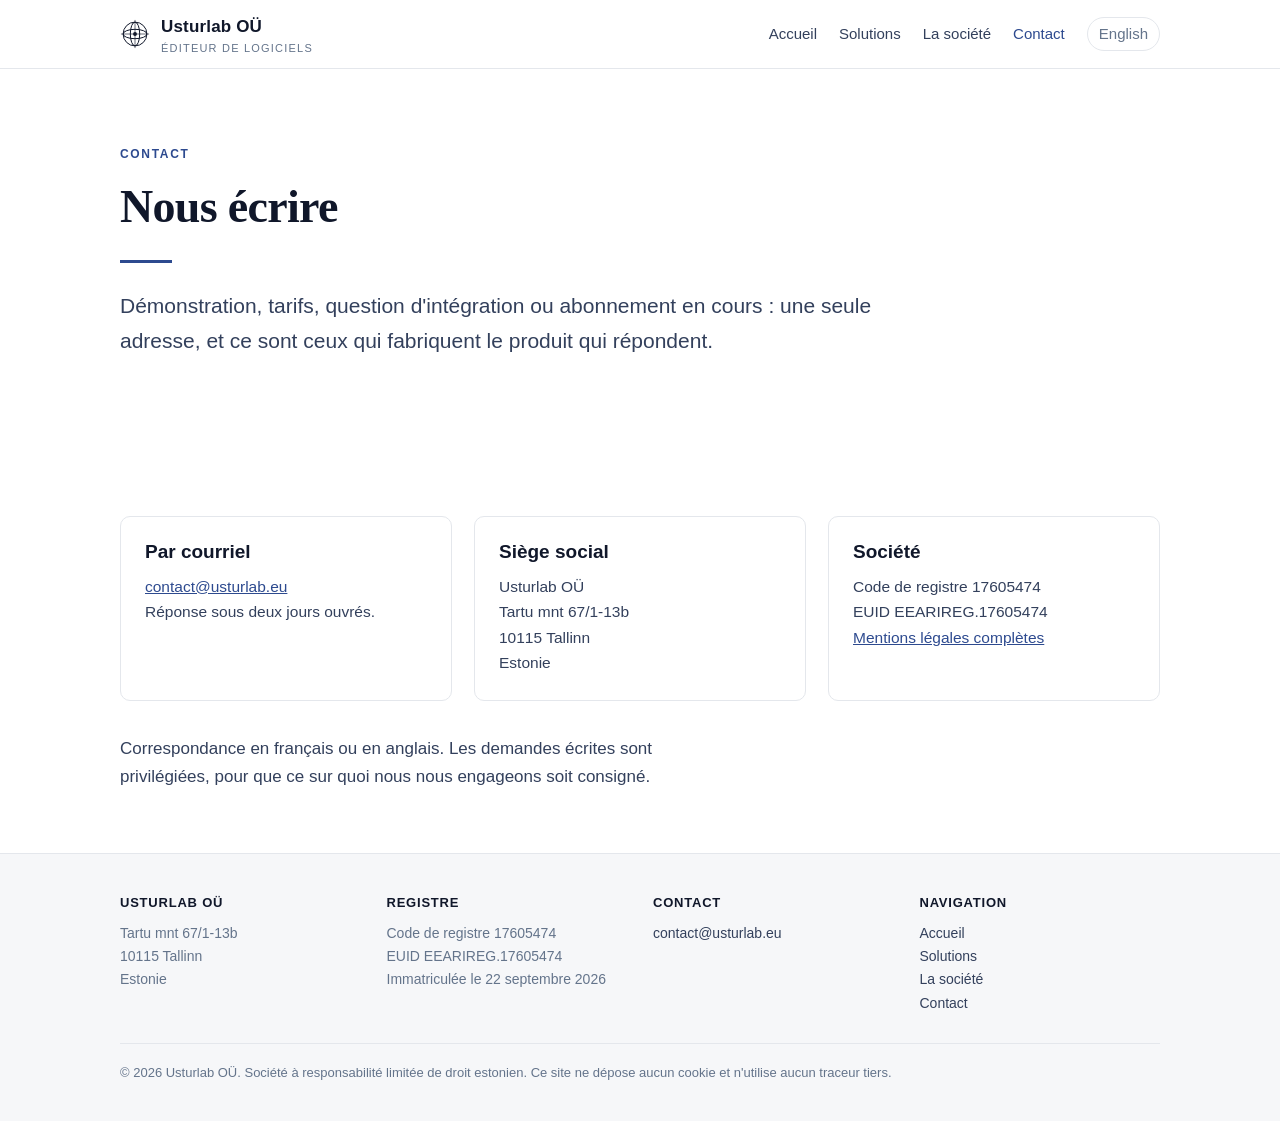
<file: fr/contact.html>
<!DOCTYPE html>
<html lang="fr">
<head>
<meta charset="utf-8">
<meta name="viewport" content="width=device-width,initial-scale=1">
<title>Contact — Usturlab OÜ</title>
<meta name="description" content="Contacter Usturlab OÜ, Tartu mnt 67/1-13b, 10115 Tallinn, Estonie.">
<link rel="canonical" href="https://usturlab.eu/fr/contact.html">
<link rel="alternate" hreflang="en" href="https://usturlab.eu/contact.html">
<link rel="alternate" hreflang="fr" href="https://usturlab.eu/fr/contact.html">
<link rel="stylesheet" href="../assets/style.css">
</head>
<body>
<header class="site"><div class="wrap">
  <a class="brand" href="index.html"><svg viewBox="0 0 48 48" aria-hidden="true" fill="none" stroke="currentColor" stroke-width="1.6"><circle cx="24" cy="24" r="19"/><ellipse cx="24" cy="24" rx="19" ry="7.5"/><ellipse cx="24" cy="24" rx="7.5" ry="19"/><circle cx="24" cy="24" r="3.1" fill="currentColor" stroke="none"/><path d="M24 1.5v45M1.5 24h45" stroke-width="1"/></svg><span>Usturlab O&Uuml;<small>Éditeur de logiciels</small></span></a>
  <nav class="main"><a href="index.html">Accueil</a><a href="solutions.html">Solutions</a><a href="a-propos.html">La société</a><a href="contact.html" aria-current="page">Contact</a><a class="lang" href="../contact.html" hreflang="en">English</a></nav>
</div></header>

<section class="hero"><div class="wrap">
  <p class="eyebrow">Contact</p>
  <h1>Nous &eacute;crire</h1>
  <div class="rule"></div>
  <p class="lead">D&eacute;monstration, tarifs, question d'int&eacute;gration ou abonnement en cours :
  une seule adresse, et ce sont ceux qui fabriquent le produit qui r&eacute;pondent.</p>
</div></section>

<section class="tight"><div class="wrap">
  <div class="grid">
    <div class="card"><h3>Par courriel</h3>
      <p><a href="mailto:contact@usturlab.eu">contact@usturlab.eu</a><br>
      R&eacute;ponse sous deux jours ouvr&eacute;s.</p></div>
    <div class="card"><h3>Si&egrave;ge social</h3>
      <p>Usturlab O&Uuml;<br>Tartu mnt 67/1-13b<br>10115 Tallinn<br>Estonie</p></div>
    <div class="card"><h3>Soci&eacute;t&eacute;</h3>
      <p>Code de registre 17605474<br>EUID EEARIREG.17605474<br>
      <a href="a-propos.html">Mentions l&eacute;gales compl&egrave;tes</a></p></div>
  </div>
  <p style="margin-top:34px">Correspondance en fran&ccedil;ais ou en anglais. Les demandes &eacute;crites
  sont privil&eacute;gi&eacute;es, pour que ce sur quoi nous nous engageons soit consign&eacute;.</p>
</div></section>

<footer class="site"><div class="wrap"><div class="cols">
  <div><strong>Usturlab O&Uuml;</strong>
    Tartu mnt 67/1-13b<br>10115 Tallinn<br>Estonie</div>
  <div><strong>Registre</strong>
    Code de registre 17605474<br>EUID EEARIREG.17605474<br>Immatricul&eacute;e le 22 septembre 2026</div>
  <div><strong>Contact</strong>
    <a href="mailto:contact@usturlab.eu">contact@usturlab.eu</a></div>
  <div><strong>Navigation</strong>
    <a href="index.html">Accueil</a><br><a href="solutions.html">Solutions</a><br>
    <a href="a-propos.html">La soci&eacute;t&eacute;</a><br><a href="contact.html">Contact</a></div>
 </div>
 <div class="base">&copy; 2026 Usturlab O&Uuml;. Soci&eacute;t&eacute; &agrave; responsabilit&eacute; limit&eacute;e de droit estonien.
 Ce site ne d&eacute;pose aucun cookie et n'utilise aucun traceur tiers.</div></div></footer>
</body>
</html>
</file>
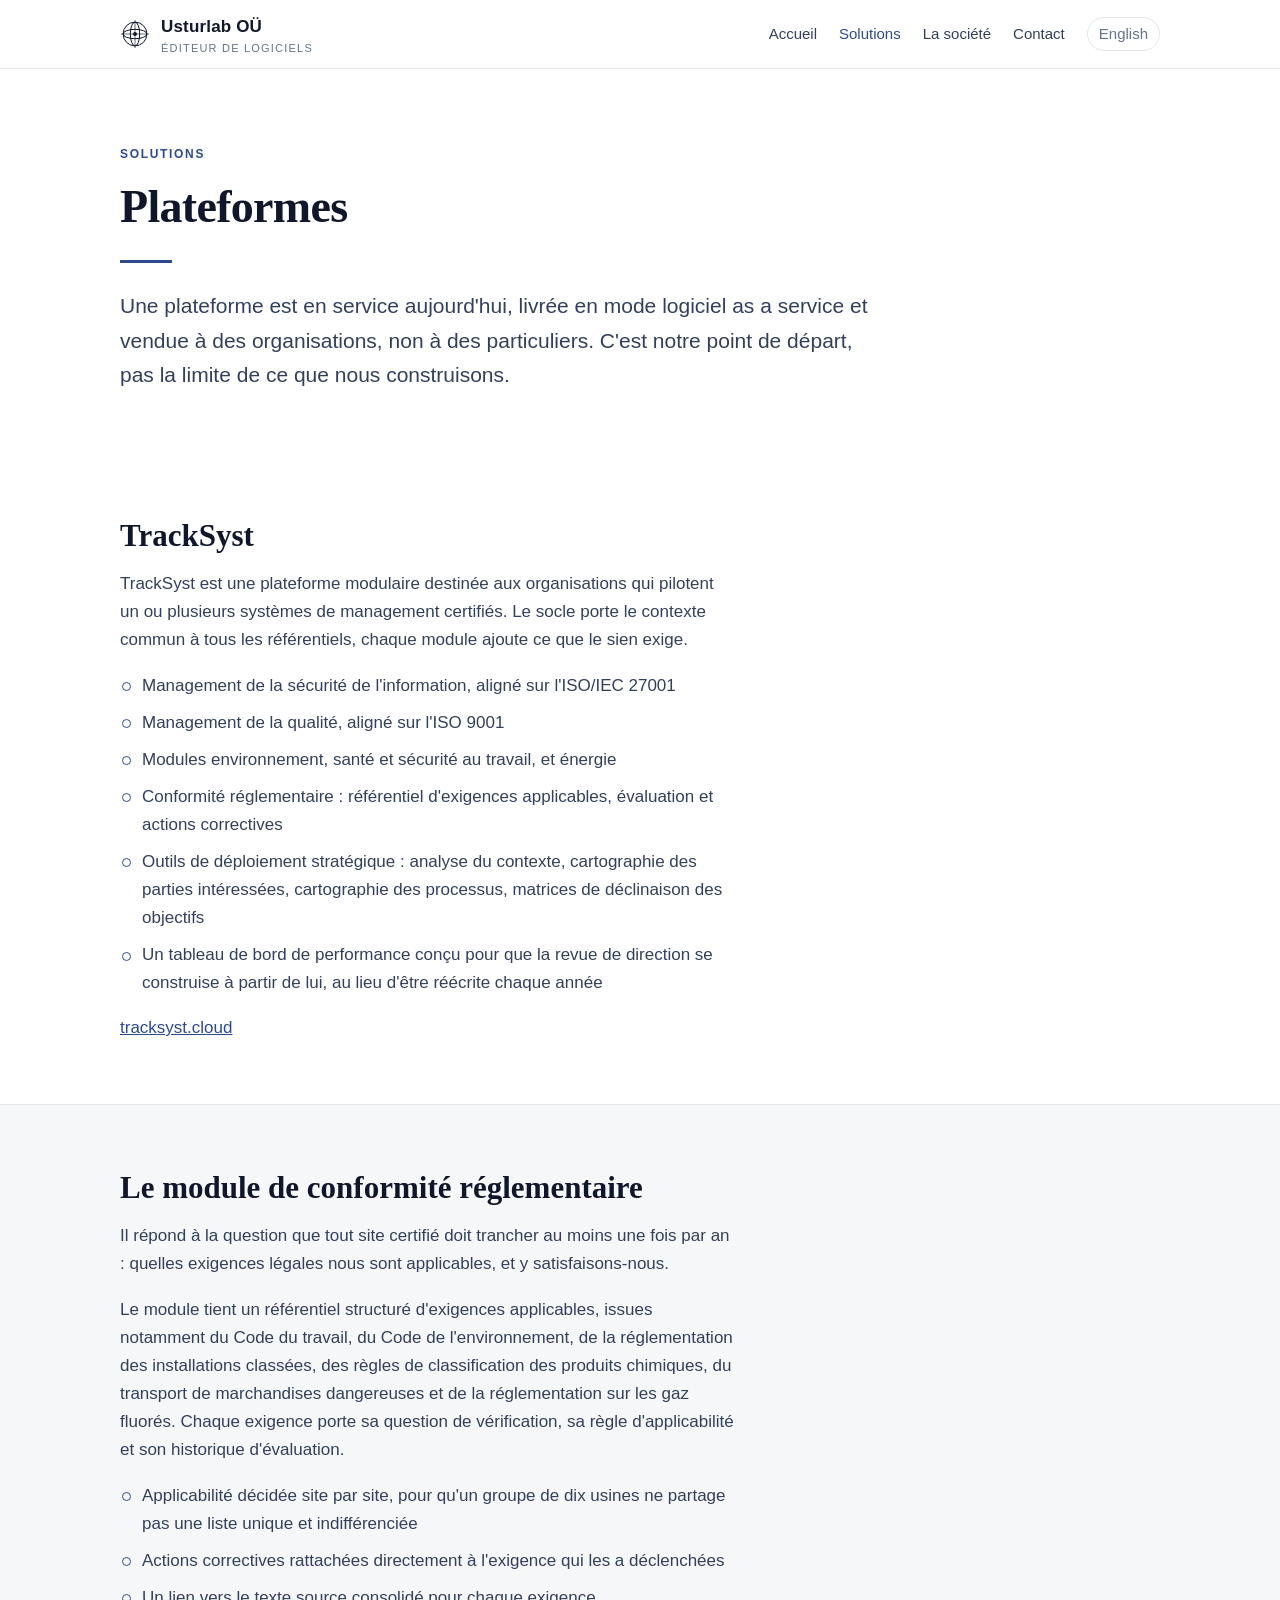
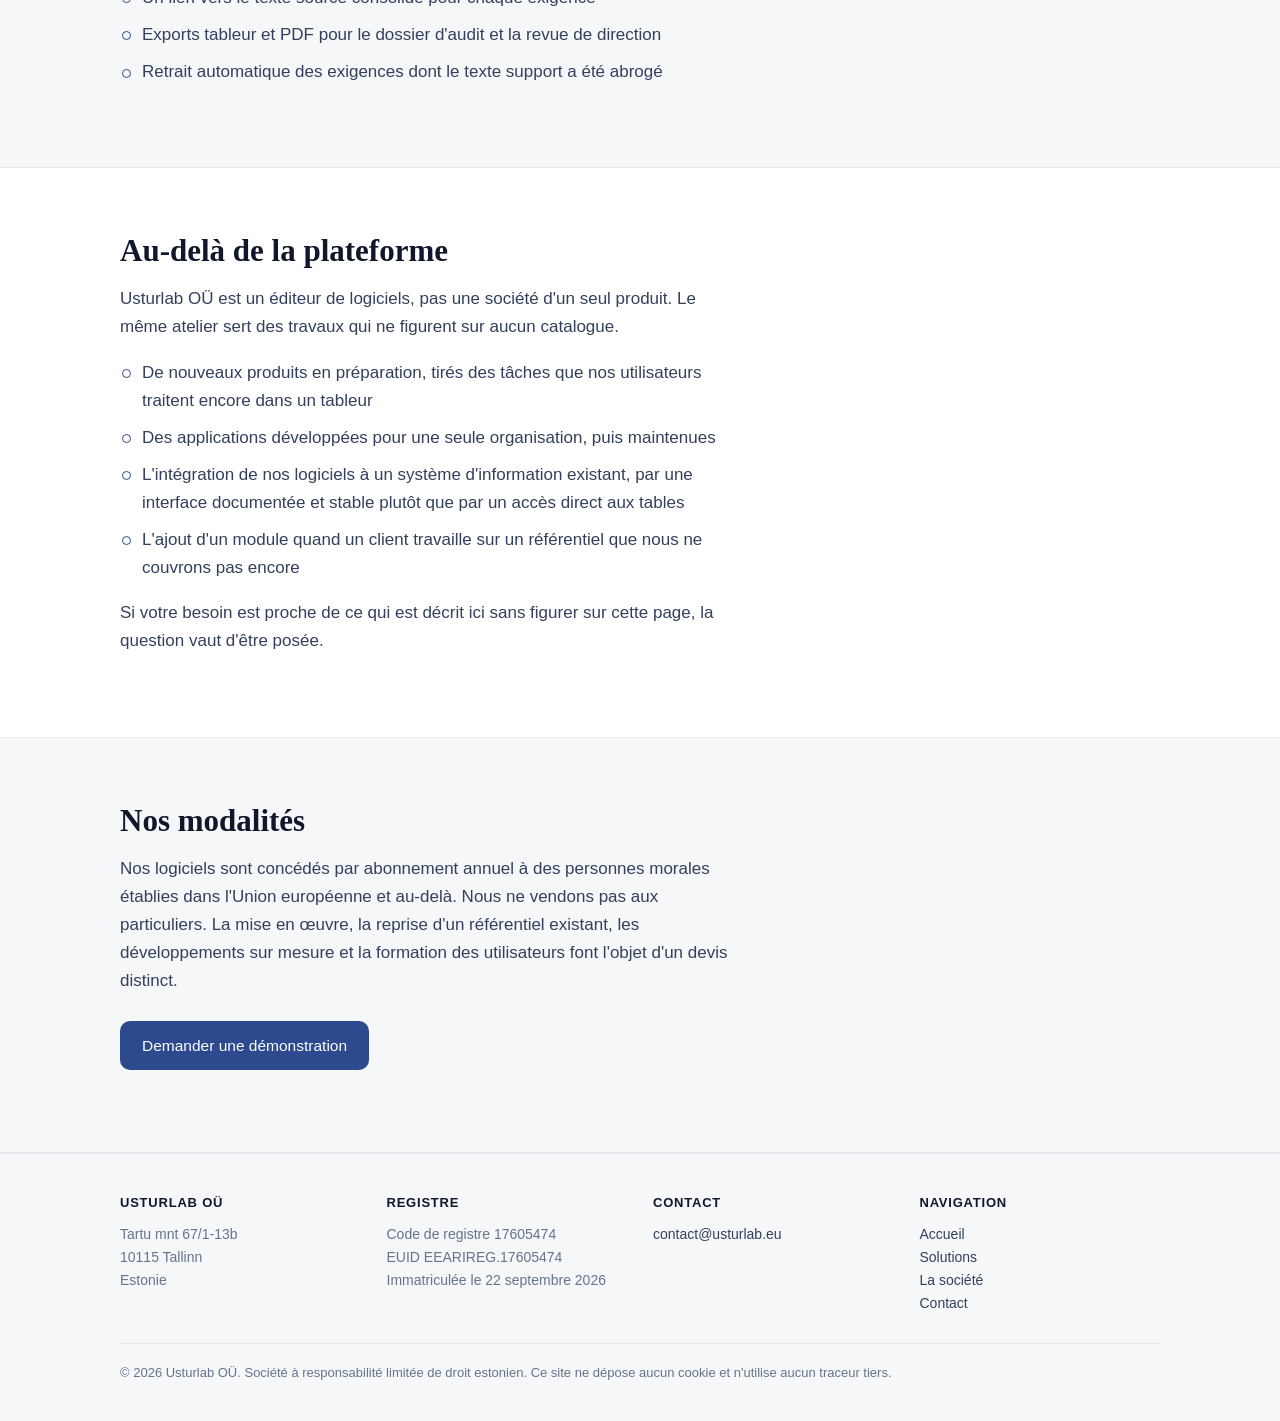
<file: fr/solutions.html>
<!DOCTYPE html>
<html lang="fr">
<head>
<meta charset="utf-8">
<meta name="viewport" content="width=device-width,initial-scale=1">
<title>Solutions — Usturlab OÜ</title>
<meta name="description" content="TrackSyst, la plateforme B2B modulaire éditée par Usturlab OÜ pour les systèmes de management certifiés et la conformité réglementaire, et les développements sur mesure.">
<link rel="canonical" href="https://usturlab.eu/fr/solutions.html">
<link rel="alternate" hreflang="en" href="https://usturlab.eu/solutions.html">
<link rel="alternate" hreflang="fr" href="https://usturlab.eu/fr/solutions.html">
<link rel="stylesheet" href="../assets/style.css">
</head>
<body>
<header class="site"><div class="wrap">
  <a class="brand" href="index.html"><svg viewBox="0 0 48 48" aria-hidden="true" fill="none" stroke="currentColor" stroke-width="1.6"><circle cx="24" cy="24" r="19"/><ellipse cx="24" cy="24" rx="19" ry="7.5"/><ellipse cx="24" cy="24" rx="7.5" ry="19"/><circle cx="24" cy="24" r="3.1" fill="currentColor" stroke="none"/><path d="M24 1.5v45M1.5 24h45" stroke-width="1"/></svg><span>Usturlab O&Uuml;<small>Éditeur de logiciels</small></span></a>
  <nav class="main"><a href="index.html">Accueil</a><a href="solutions.html" aria-current="page">Solutions</a><a href="a-propos.html">La société</a><a href="contact.html">Contact</a><a class="lang" href="../solutions.html" hreflang="en">English</a></nav>
</div></header>

<section class="hero"><div class="wrap">
  <p class="eyebrow">Solutions</p>
  <h1>Plateformes</h1>
  <div class="rule"></div>
  <p class="lead">Une plateforme est en service aujourd'hui, livr&eacute;e en mode logiciel as a
  service et vendue &agrave; des organisations, non &agrave; des particuliers. C'est notre point de d&eacute;part,
  pas la limite de ce que nous construisons.</p>
</div></section>

<section class="tight"><div class="wrap">
  <h2>TrackSyst</h2>
  <p>TrackSyst est une plateforme modulaire destin&eacute;e aux organisations qui pilotent un ou
  plusieurs syst&egrave;mes de management certifi&eacute;s. Le socle porte le contexte commun &agrave; tous les
  r&eacute;f&eacute;rentiels, chaque module ajoute ce que le sien exige.</p>
  <ul class="plain">
    <li>Management de la s&eacute;curit&eacute; de l'information, align&eacute; sur l'ISO/IEC 27001</li>
    <li>Management de la qualit&eacute;, align&eacute; sur l'ISO 9001</li>
    <li>Modules environnement, sant&eacute; et s&eacute;curit&eacute; au travail, et &eacute;nergie</li>
    <li>Conformit&eacute; r&eacute;glementaire : r&eacute;f&eacute;rentiel d'exigences applicables, &eacute;valuation et actions
    correctives</li>
    <li>Outils de d&eacute;ploiement strat&eacute;gique : analyse du contexte, cartographie des parties
    int&eacute;ress&eacute;es, cartographie des processus, matrices de d&eacute;clinaison des objectifs</li>
    <li>Un tableau de bord de performance con&ccedil;u pour que la revue de direction se construise
    &agrave; partir de lui, au lieu d'&ecirc;tre r&eacute;&eacute;crite chaque ann&eacute;e</li>
  </ul>
  <p><a href="https://tracksyst.cloud" rel="noopener">tracksyst.cloud</a></p>
</div></section>

<section class="alt"><div class="wrap">
  <h2>Le module de conformit&eacute; r&eacute;glementaire</h2>
  <p>Il r&eacute;pond &agrave; la question que tout site certifi&eacute; doit trancher au moins une fois par an :
  quelles exigences l&eacute;gales nous sont applicables, et y satisfaisons-nous.</p>
  <p>Le module tient un r&eacute;f&eacute;rentiel structur&eacute; d'exigences applicables, issues notamment du
  Code du travail, du Code de l'environnement, de la r&eacute;glementation des installations
  class&eacute;es, des r&egrave;gles de classification des produits chimiques, du transport de marchandises
  dangereuses et de la r&eacute;glementation sur les gaz fluor&eacute;s. Chaque exigence porte sa question
  de v&eacute;rification, sa r&egrave;gle d'applicabilit&eacute; et son historique d'&eacute;valuation.</p>
  <ul class="plain">
    <li>Applicabilit&eacute; d&eacute;cid&eacute;e site par site, pour qu'un groupe de dix usines ne partage pas une
    liste unique et indiff&eacute;renci&eacute;e</li>
    <li>Actions correctives rattach&eacute;es directement &agrave; l'exigence qui les a d&eacute;clench&eacute;es</li>
    <li>Un lien vers le texte source consolid&eacute; pour chaque exigence</li>
    <li>Exports tableur et PDF pour le dossier d'audit et la revue de direction</li>
    <li>Retrait automatique des exigences dont le texte support a &eacute;t&eacute; abrog&eacute;</li>
  </ul>
</div></section>

<section><div class="wrap">
  <h2>Au-del&agrave; de la plateforme</h2>
  <p>Usturlab O&Uuml; est un &eacute;diteur de logiciels, pas une soci&eacute;t&eacute; d'un seul produit. Le m&ecirc;me
  atelier sert des travaux qui ne figurent sur aucun catalogue.</p>
  <ul class="plain">
    <li>De nouveaux produits en pr&eacute;paration, tir&eacute;s des t&acirc;ches que nos utilisateurs traitent
    encore dans un tableur</li>
    <li>Des applications d&eacute;velopp&eacute;es pour une seule organisation, puis maintenues</li>
    <li>L'int&eacute;gration de nos logiciels &agrave; un syst&egrave;me d'information existant, par une interface
    document&eacute;e et stable plut&ocirc;t que par un acc&egrave;s direct aux tables</li>
    <li>L'ajout d'un module quand un client travaille sur un r&eacute;f&eacute;rentiel que nous ne couvrons
    pas encore</li>
  </ul>
  <p>Si votre besoin est proche de ce qui est d&eacute;crit ici sans figurer sur cette page, la
  question vaut d'&ecirc;tre pos&eacute;e.</p>
</div></section>

<section class="alt"><div class="wrap">
  <h2>Nos modalit&eacute;s</h2>
  <p>Nos logiciels sont conc&eacute;d&eacute;s par abonnement annuel &agrave; des personnes morales &eacute;tablies
  dans l'Union europ&eacute;enne et au-del&agrave;. Nous ne vendons pas aux particuliers. La mise en
  &oelig;uvre, la reprise d'un r&eacute;f&eacute;rentiel existant, les d&eacute;veloppements sur mesure et la formation
  des utilisateurs font l'objet d'un devis distinct.</p>
  <p><a class="btn" href="contact.html">Demander une d&eacute;monstration</a></p>
</div></section>

<footer class="site"><div class="wrap"><div class="cols">
  <div><strong>Usturlab O&Uuml;</strong>
    Tartu mnt 67/1-13b<br>10115 Tallinn<br>Estonie</div>
  <div><strong>Registre</strong>
    Code de registre 17605474<br>EUID EEARIREG.17605474<br>Immatricul&eacute;e le 22 septembre 2026</div>
  <div><strong>Contact</strong>
    <a href="mailto:contact@usturlab.eu">contact@usturlab.eu</a></div>
  <div><strong>Navigation</strong>
    <a href="index.html">Accueil</a><br><a href="solutions.html">Solutions</a><br>
    <a href="a-propos.html">La soci&eacute;t&eacute;</a><br><a href="contact.html">Contact</a></div>
 </div>
 <div class="base">&copy; 2026 Usturlab O&Uuml;. Soci&eacute;t&eacute; &agrave; responsabilit&eacute; limit&eacute;e de droit estonien.
 Ce site ne d&eacute;pose aucun cookie et n'utilise aucun traceur tiers.</div></div></footer>
</body>
</html>
</file>
<file: assets/style.css>
/* Usturlab OÜ — feuille de style du site vitrine
   Palette bleu encre sur ardoise.
   Polices système uniquement : pas d'appel externe, donc pas de
   transfert de données vers un tiers (conformité RGPD). */

:root{
  --ink:#10172a;
  --ink-soft:#33405c;
  --muted:#64748b;
  --bg:#ffffff;
  --bg-alt:#f6f7f9;
  --line:#e4e7ec;
  --accent:#2d4a8f;
  --accent-soft:#e8ecf7;
  --radius:10px;
  --maxw:1080px;
  --sans:-apple-system,BlinkMacSystemFont,"Segoe UI",Roboto,"Helvetica Neue",Arial,sans-serif;
  --serif:"Iowan Old Style","Palatino Linotype",Palatino,Georgia,"Times New Roman",serif;
}

@media (prefers-color-scheme:dark){
  :root:not([data-theme="light"]){
    --ink:#e8ecf3;
    --ink-soft:#c3ccdb;
    --muted:#95a1b5;
    --bg:#0d1220;
    --bg-alt:#131a2b;
    --line:#26304a;
    --accent:#7d9ce8;
    --accent-soft:#17203a;
  }
}

*{box-sizing:border-box}
html{-webkit-text-size-adjust:100%}
body{
  margin:0;background:var(--bg);color:var(--ink);
  font-family:var(--sans);font-size:17px;line-height:1.65;
  -webkit-font-smoothing:antialiased;
}
.wrap{max-width:var(--maxw);margin:0 auto;padding:0 20px}

/* ---------- En-tête ---------- */
header.site{border-bottom:1px solid var(--line);background:var(--bg);position:sticky;top:0;z-index:20}
header.site .wrap{display:flex;align-items:center;gap:20px;min-height:68px;flex-wrap:wrap}
.brand{display:flex;align-items:center;gap:11px;text-decoration:none;color:var(--ink);font-weight:600;letter-spacing:.01em}
.brand svg{width:30px;height:30px;flex:none}
.brand span small{display:block;font-weight:400;font-size:11px;letter-spacing:.11em;text-transform:uppercase;color:var(--muted);line-height:1.3}
nav.main{margin-left:auto;display:flex;align-items:center;gap:22px;flex-wrap:wrap}
nav.main a{color:var(--ink-soft);text-decoration:none;font-size:15px}
nav.main a:hover,nav.main a[aria-current="page"]{color:var(--accent)}
.lang{font-size:13px;border:1px solid var(--line);border-radius:999px;padding:4px 11px;color:var(--muted)!important}
.lang:hover{border-color:var(--accent)}

/* ---------- Blocs ---------- */
section{padding:64px 0}
section.tight{padding:44px 0}
section.alt{background:var(--bg-alt);border-block:1px solid var(--line)}
h1,h2,h3{font-family:var(--serif);font-weight:600;line-height:1.2;margin:0 0 .5em}
h1{font-size:clamp(30px,5vw,46px);letter-spacing:-.015em}
h2{font-size:clamp(23px,3.2vw,31px)}
h3{font-size:19px;font-family:var(--sans);font-weight:600}
p{margin:0 0 1.05em;color:var(--ink-soft);max-width:65ch}
.lead{font-size:clamp(18px,2.2vw,21px);color:var(--ink-soft)}
.eyebrow{font-size:12px;letter-spacing:.14em;text-transform:uppercase;color:var(--accent);font-weight:600;margin-bottom:14px}
a{color:var(--accent)}

.hero{padding:76px 0 58px}
.hero .rule{width:52px;height:3px;background:var(--accent);margin:26px 0}

.grid{display:grid;gap:22px;grid-template-columns:repeat(auto-fit,minmax(255px,1fr));margin-top:34px}
.card{border:1px solid var(--line);border-radius:var(--radius);padding:24px;background:var(--bg)}
.card h3{margin-top:0}
.card p{font-size:15.5px;margin-bottom:0}
.card .tag{display:inline-block;font-size:11px;letter-spacing:.1em;text-transform:uppercase;color:var(--accent);background:var(--accent-soft);border-radius:4px;padding:3px 8px;margin-bottom:12px}

table.facts{border-collapse:collapse;width:100%;max-width:720px;margin-top:22px;font-size:15.5px}
table.facts th,table.facts td{text-align:left;vertical-align:top;padding:11px 14px;border-bottom:1px solid var(--line)}
table.facts th{font-weight:600;color:var(--muted);width:42%;font-size:14px}
table.facts td{color:var(--ink-soft)}

ul.plain{list-style:none;padding:0;margin:0 0 1em}
ul.plain li{position:relative;padding-left:22px;margin-bottom:9px;color:var(--ink-soft);max-width:65ch}
ul.plain li::before{content:"";position:absolute;left:2px;top:.62em;width:7px;height:7px;border:1.5px solid var(--accent);border-radius:50%}

.btn{display:inline-block;background:var(--accent);color:#fff;text-decoration:none;padding:12px 22px;border-radius:var(--radius);font-size:15.5px;font-weight:500;margin-top:8px}
.btn:hover{filter:brightness(1.08)}
.btn.ghost{background:transparent;color:var(--accent);border:1px solid var(--accent)}

/* ---------- Pied ---------- */
footer.site{border-top:1px solid var(--line);background:var(--bg-alt);padding:38px 0;font-size:14px;color:var(--muted)}
footer.site .cols{display:grid;gap:26px;grid-template-columns:repeat(auto-fit,minmax(210px,1fr))}
footer.site strong{display:block;color:var(--ink);font-size:13px;letter-spacing:.06em;text-transform:uppercase;margin-bottom:9px;font-weight:600}
footer.site a{color:var(--ink-soft);text-decoration:none}
footer.site a:hover{color:var(--accent)}
footer.site .base{margin-top:28px;padding-top:18px;border-top:1px solid var(--line);font-size:13px}

@media (max-width:640px){
  body{font-size:16px}
  section{padding:46px 0}
  .hero{padding:52px 0 40px}
  header.site .wrap{min-height:auto;padding-block:12px}
  nav.main{margin-left:0;width:100%;gap:16px}
  table.facts th{width:auto;display:block;border-bottom:none;padding-bottom:0}
  table.facts td{display:block;padding-top:2px}
}
</file>
